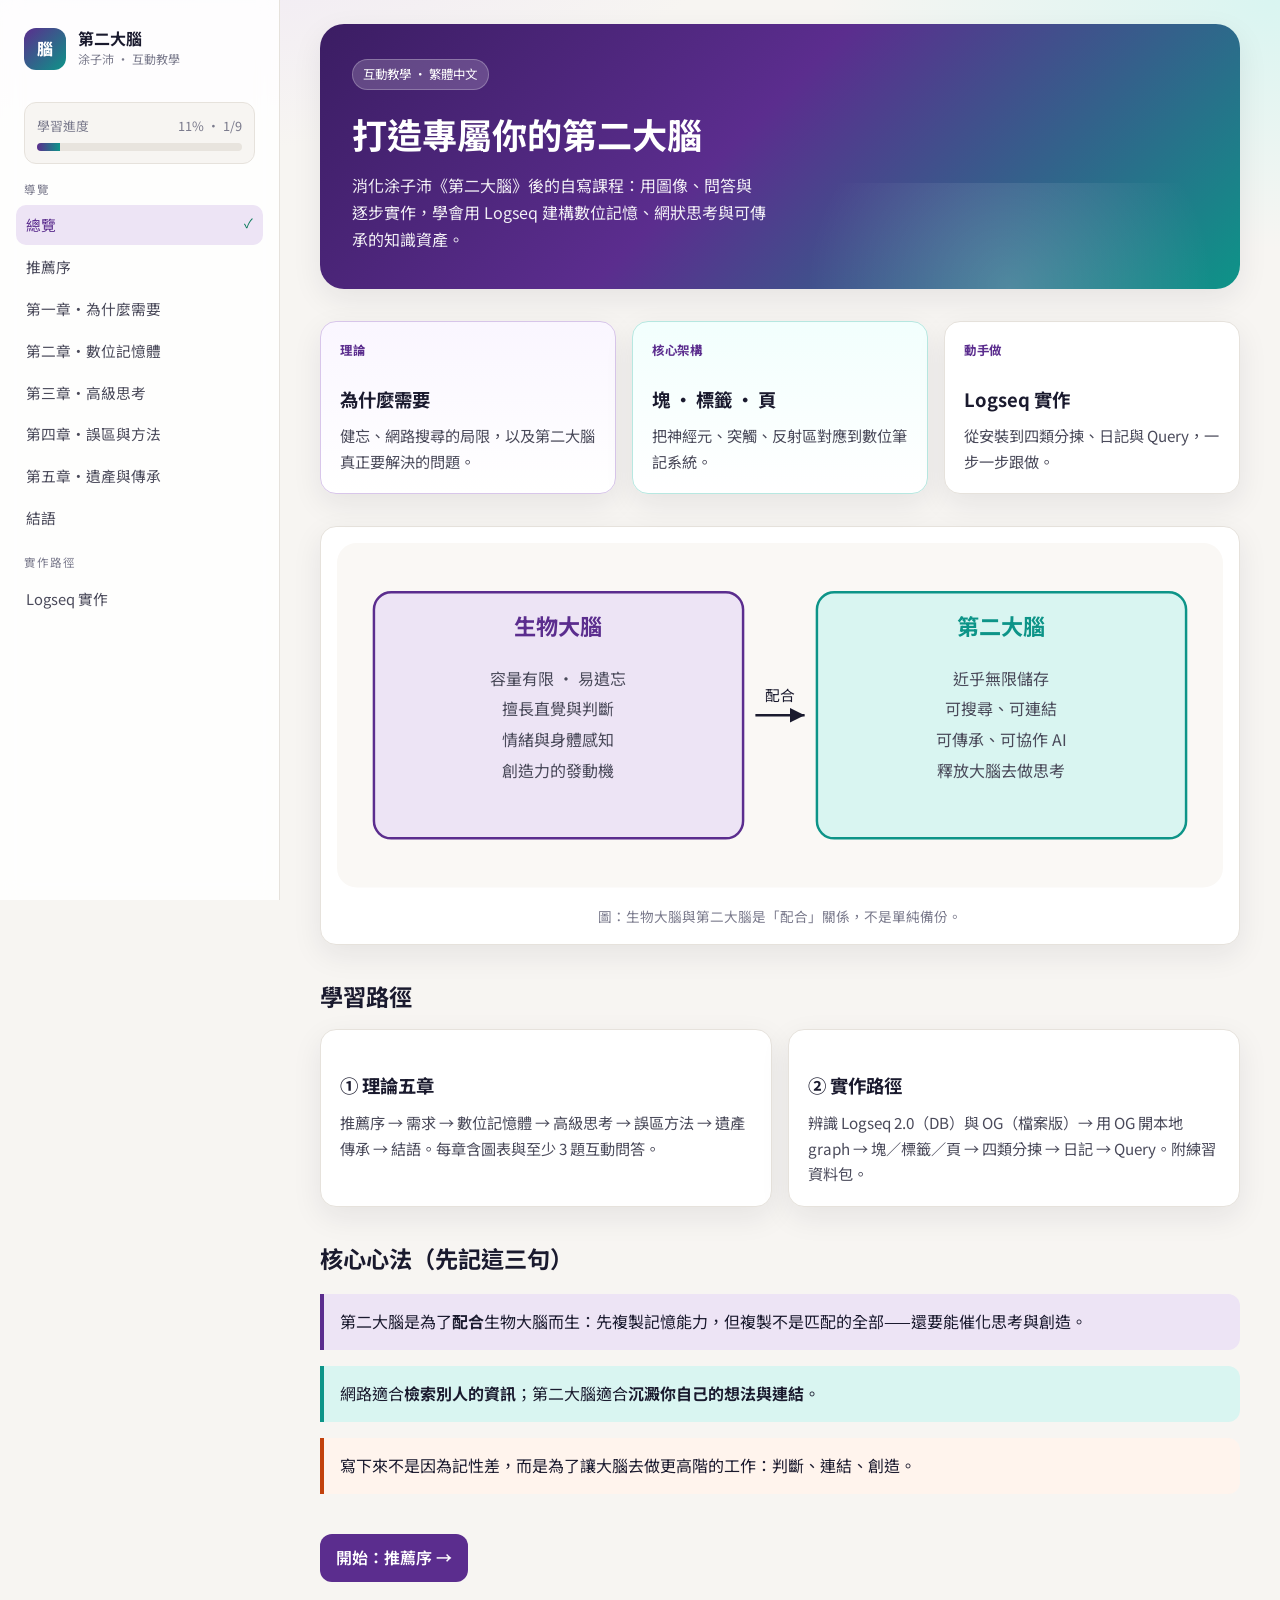
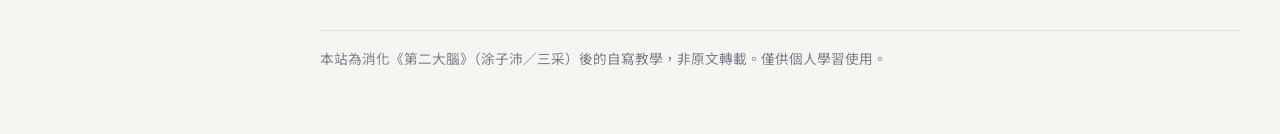
<file: index.html>
<!DOCTYPE html>
<html lang="zh-Hant-MO">
<head>
<meta charset="utf-8"/>
<meta name="viewport" content="width=device-width, initial-scale=1"/>
<title>總覽 · 第二大腦互動教學</title>
<link rel="preconnect" href="https://fonts.googleapis.com"/>
<link rel="stylesheet" href="https://fonts.googleapis.com/css2?family=Noto+Sans+TC:wght@400;500;700;900&family=JetBrains+Mono:wght@400;600&display=swap"/>
<link rel="stylesheet" href="css/styles.css"/>
</head>
<body data-page="index">
<div class="overlay"></div>
<div class="topbar">
  <button class="menu-btn" data-menu type="button">☰ 目錄</button>
  <strong>第二大腦互動教學</strong>
</div>
<div class="layout">
<aside class="sidebar">
  <div class="brand">
    <div class="brand-mark">腦</div>
    <div>
      <h1>第二大腦</h1>
      <p>涂子沛 · 互動教學</p>
    </div>
  </div>
  <div class="progress-wrap">
    <div class="progress-label"><span>學習進度</span><span data-progress-text>0%</span></div>
    <div class="progress-bar"><span data-progress-fill></span></div>
  </div>
  <nav class="nav">
<div class="nav-section">導覽</div>
<a href="index.html" data-page="index">總覽</a>
<a href="chapters/preface.html" data-page="preface">推薦序</a>
<a href="chapters/ch01.html" data-page="ch01">第一章・為什麼需要</a>
<a href="chapters/ch02.html" data-page="ch02">第二章・數位記憶體</a>
<a href="chapters/ch03.html" data-page="ch03">第三章・高級思考</a>
<a href="chapters/ch04.html" data-page="ch04">第四章・誤區與方法</a>
<a href="chapters/ch05.html" data-page="ch05">第五章・遺產與傳承</a>
<a href="chapters/epilogue.html" data-page="epilogue">結語</a>
<div class="nav-section">實作路徑</div>
<a href="practice/index.html" data-page="practice">Logseq 實作</a>
  </nav>
</aside>
<main class="main">
<div class="container">

<section class="hero">
  <div class="badge">互動教學 · 繁體中文</div>
  <h2>打造專屬你的第二大腦</h2>
  <p>消化涂子沛《第二大腦》後的自寫課程：用圖像、問答與逐步實作，學會用 Logseq 建構數位記憶、網狀思考與可傳承的知識資產。</p>
</section>
<section class="grid grid-3 section">
  <a class="card accent" href="chapters/ch01.html" style="text-decoration:none;color:inherit">
    <div class="kicker">理論</div>
    <h3>為什麼需要</h3>
    <p>健忘、網路搜尋的局限，以及第二大腦真正要解決的問題。</p>
  </a>
  <a class="card teal" href="chapters/ch02.html" style="text-decoration:none;color:inherit">
    <div class="kicker">核心架構</div>
    <h3>塊 · 標籤 · 頁</h3>
    <p>把神經元、突觸、反射區對應到數位筆記系統。</p>
  </a>
  <a class="card" href="practice/index.html" style="text-decoration:none;color:inherit">
    <div class="kicker">動手做</div>
    <h3>Logseq 實作</h3>
    <p>從安裝到四類分揀、日記與 Query，一步一步跟做。</p>
  </a>
</section>
<figure class="figure">
<svg viewBox="0 0 720 280" xmlns="http://www.w3.org/2000/svg" role="img" aria-label="生物腦與第二大腦對照">
  <rect width="720" height="280" rx="16" fill="#faf8f5"/>
  <rect x="30" y="40" width="300" height="200" rx="14" fill="#ede4f5" stroke="#5b2d8e" stroke-width="2"/>
  <rect x="390" y="40" width="300" height="200" rx="14" fill="#d9f5f1" stroke="#0d9488" stroke-width="2"/>
  <text x="180" y="75" text-anchor="middle" fill="#5b2d8e" font-size="18" font-weight="700" font-family="Noto Sans TC,sans-serif">生物大腦</text>
  <text x="540" y="75" text-anchor="middle" fill="#0d9488" font-size="18" font-weight="700" font-family="Noto Sans TC,sans-serif">第二大腦</text>
  <text x="180" y="115" text-anchor="middle" fill="#4a4a5a" font-size="13" font-family="Noto Sans TC,sans-serif">容量有限 · 易遺忘</text>
  <text x="180" y="140" text-anchor="middle" fill="#4a4a5a" font-size="13" font-family="Noto Sans TC,sans-serif">擅長直覺與判斷</text>
  <text x="180" y="165" text-anchor="middle" fill="#4a4a5a" font-size="13" font-family="Noto Sans TC,sans-serif">情緒與身體感知</text>
  <text x="180" y="190" text-anchor="middle" fill="#4a4a5a" font-size="13" font-family="Noto Sans TC,sans-serif">創造力的發動機</text>
  <text x="540" y="115" text-anchor="middle" fill="#4a4a5a" font-size="13" font-family="Noto Sans TC,sans-serif">近乎無限儲存</text>
  <text x="540" y="140" text-anchor="middle" fill="#4a4a5a" font-size="13" font-family="Noto Sans TC,sans-serif">可搜尋、可連結</text>
  <text x="540" y="165" text-anchor="middle" fill="#4a4a5a" font-size="13" font-family="Noto Sans TC,sans-serif">可傳承、可協作 AI</text>
  <text x="540" y="190" text-anchor="middle" fill="#4a4a5a" font-size="13" font-family="Noto Sans TC,sans-serif">釋放大腦去做思考</text>
  <path d="M340 140 H380" stroke="#1a1a2e" stroke-width="2" marker-end="url(#arrow)"/>
  <defs><marker id="arrow" markerWidth="8" markerHeight="8" refX="6" refY="3" orient="auto"><path d="M0,0 L6,3 L0,6 Z" fill="#1a1a2e"/></marker></defs>
  <text x="360" y="128" text-anchor="middle" fill="#1a1a2e" font-size="12" font-family="Noto Sans TC,sans-serif">配合</text>
</svg>
<figcaption>圖：生物大腦與第二大腦是「配合」關係，不是單純備份。</figcaption></figure>
<section class="section">
  <h2>學習路徑</h2>
  <div class="grid grid-2">
    <div class="card"><h3>① 理論五章</h3><p>推薦序 → 需求 → 數位記憶體 → 高級思考 → 誤區方法 → 遺產傳承 → 結語。每章含圖表與至少 3 題互動問答。</p></div>
    <div class="card"><h3>② 實作路徑</h3><p>辨識 Logseq 2.0（DB）與 OG（檔案版）→ 用 OG 開本地 graph → 塊／標籤／頁 → 四類分揀 → 日記 → Query。附練習資料包。</p></div>
  </div>
</section>
<section class="section">
  <h2>核心心法（先記這三句）</h2>
  <div class="callout">第二大腦是為了<strong>配合</strong>生物大腦而生：先複製記憶能力，但複製不是匹配的全部——還要能催化思考與創造。</div>
  <div class="callout teal">網路適合<strong>檢索別人的資訊</strong>；第二大腦適合<strong>沉澱你自己的想法與連結</strong>。</div>
  <div class="callout warn">寫下來不是因為記性差，而是為了讓大腦去做更高階的工作：判斷、連結、創造。</div>
</section>
<p class="pager"><a class="btn" href="chapters/preface.html">開始：推薦序 →</a></p>

<div class="footer-note">本站為消化《第二大腦》（涂子沛／三采）後的自寫教學，非原文轉載。僅供個人學習使用。</div>
</div>
</main>
</div>
<script src="js/app.js"></script>
<script src="js/quiz.js"></script>
</body>
</html>
</file>
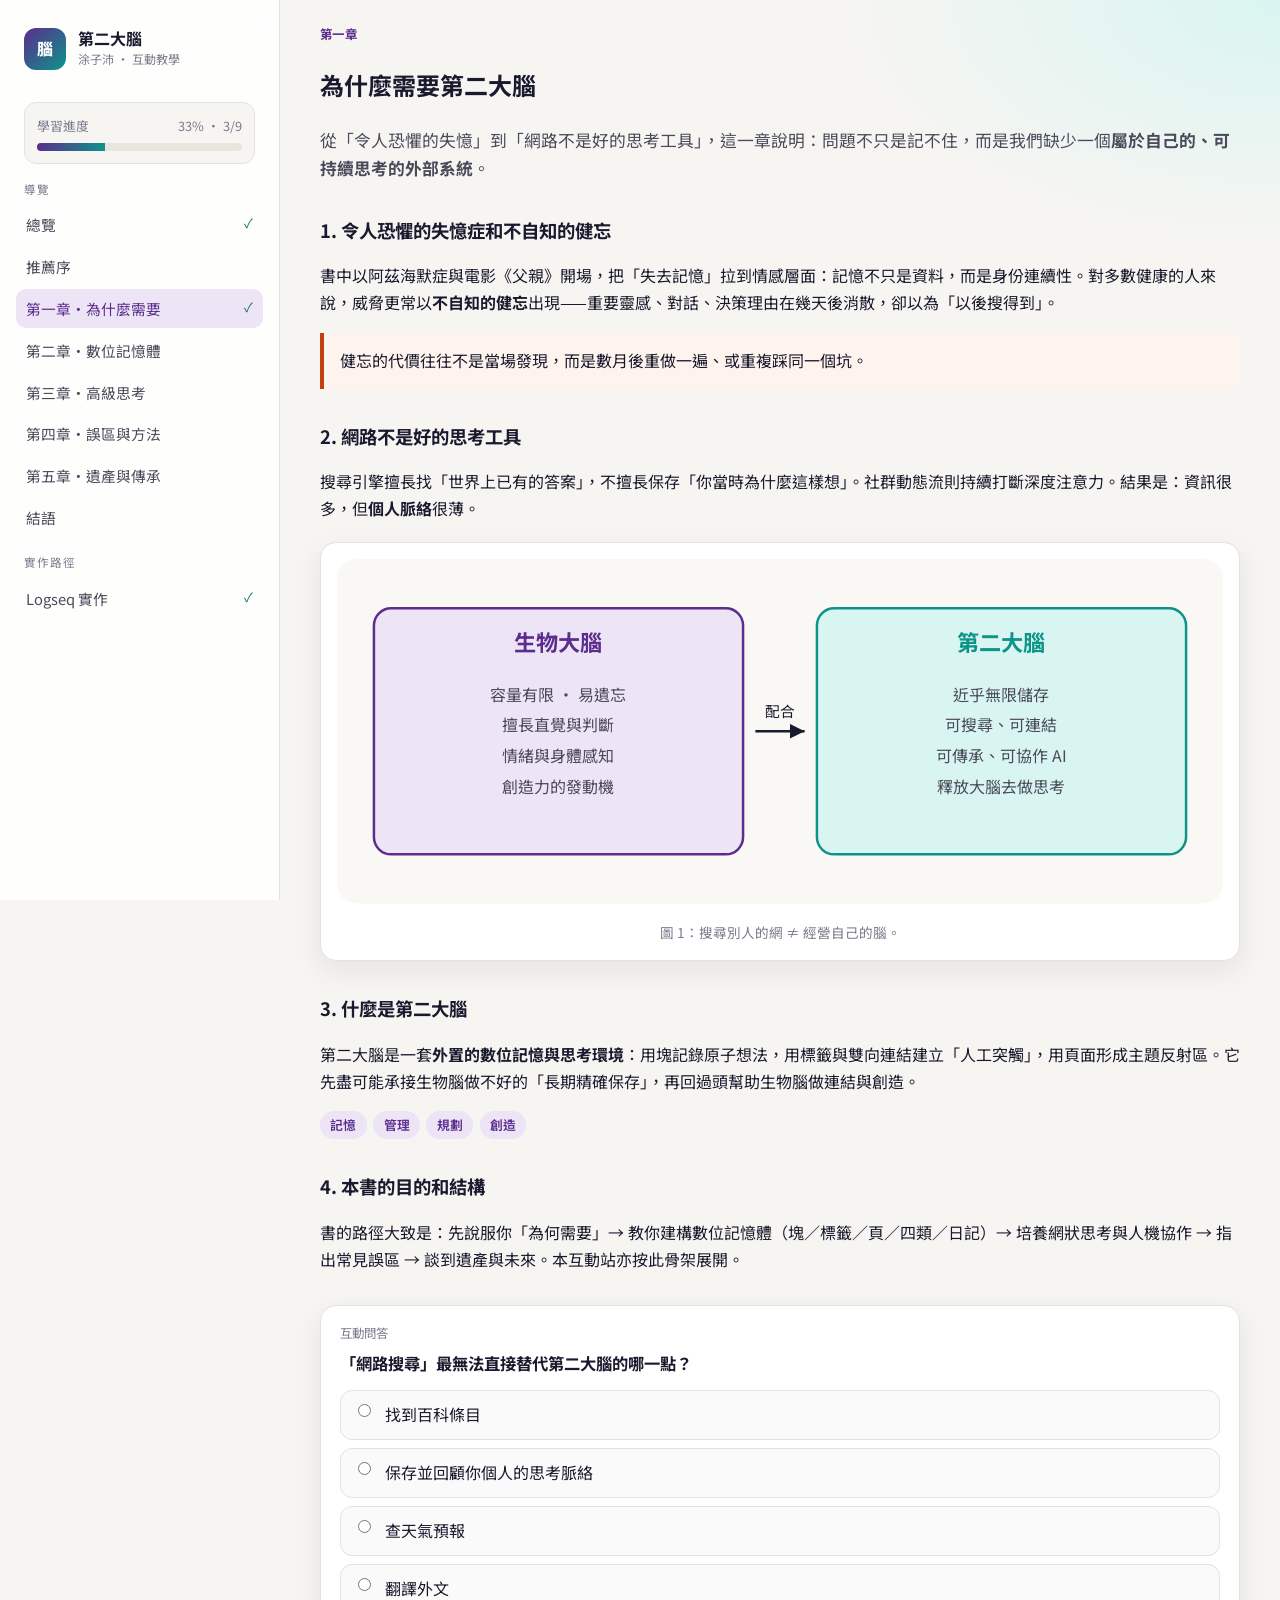
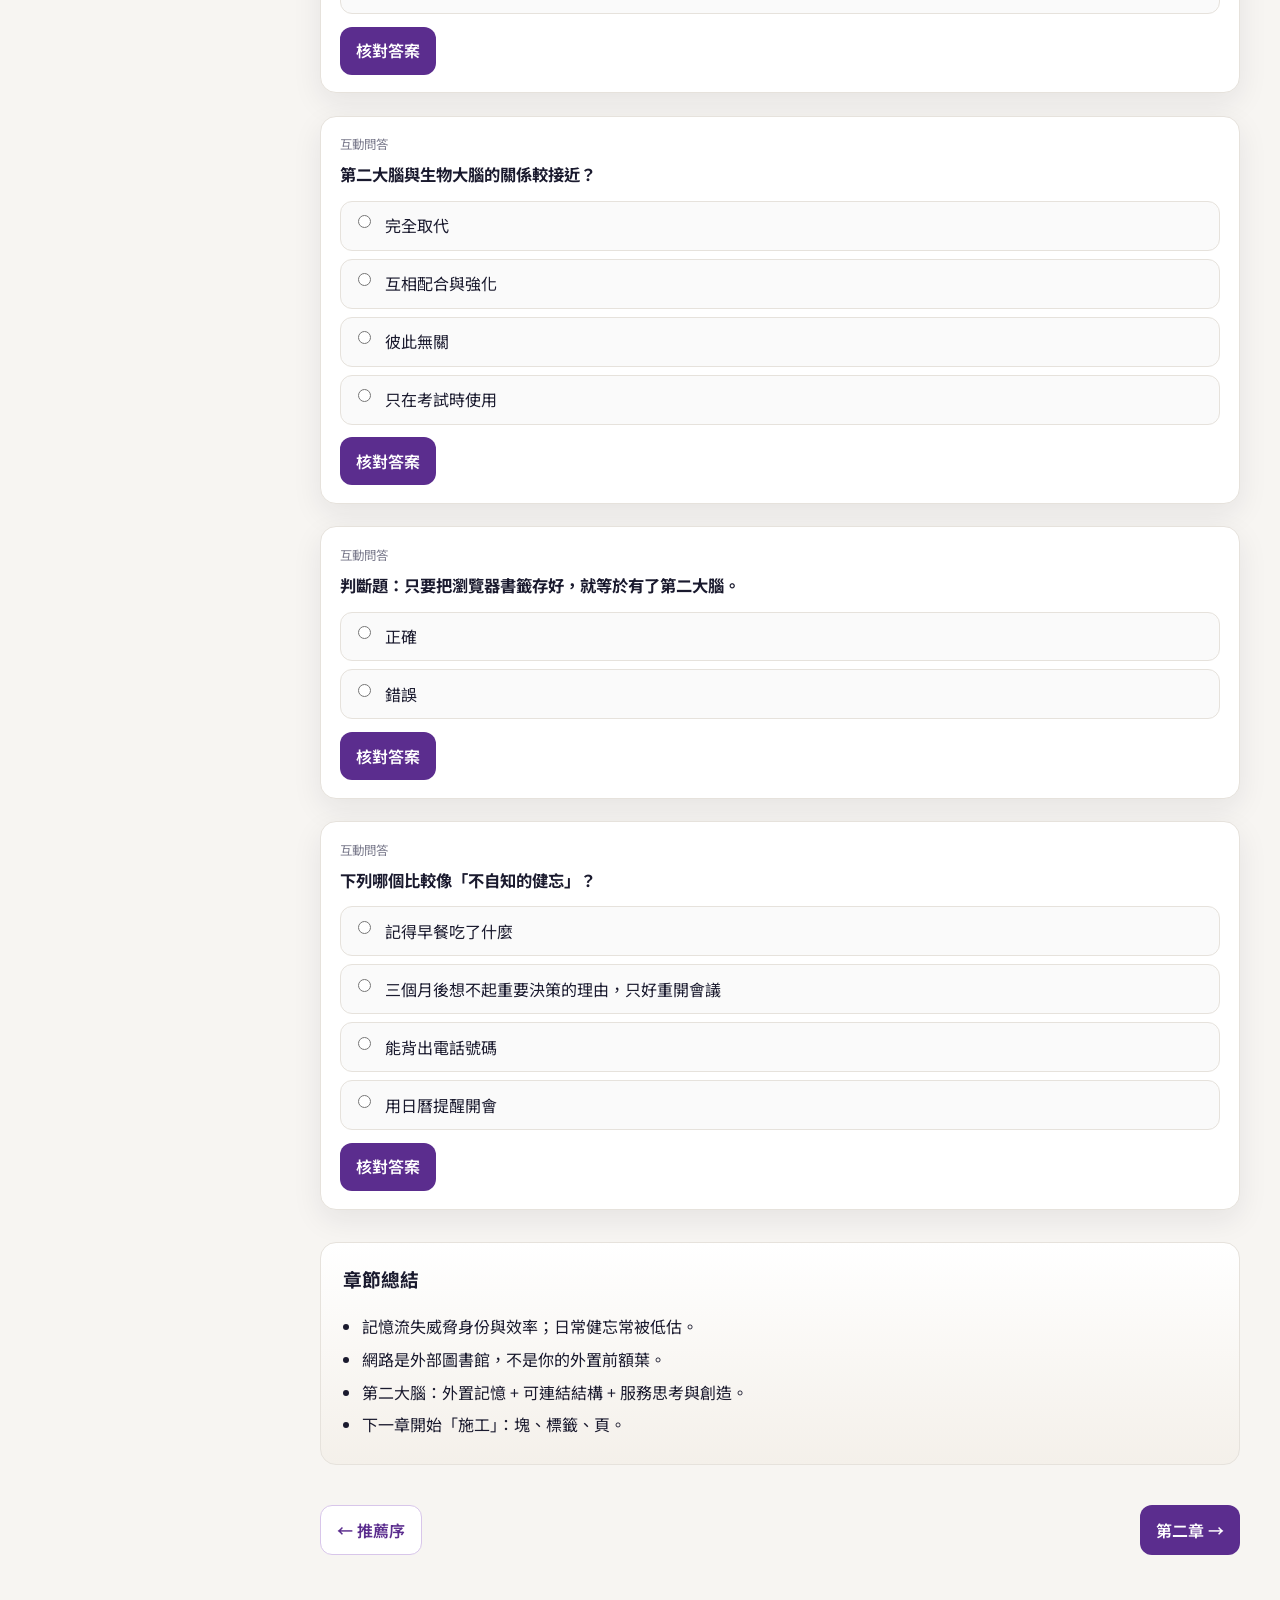
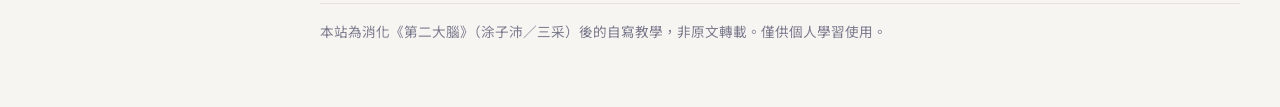
<file: chapters/ch01.html>
<!DOCTYPE html>
<html lang="zh-Hant-MO">
<head>
<meta charset="utf-8"/>
<meta name="viewport" content="width=device-width, initial-scale=1"/>
<title>第一章 · 第二大腦互動教學</title>
<link rel="preconnect" href="https://fonts.googleapis.com"/>
<link rel="stylesheet" href="https://fonts.googleapis.com/css2?family=Noto+Sans+TC:wght@400;500;700;900&family=JetBrains+Mono:wght@400;600&display=swap"/>
<link rel="stylesheet" href="../css/styles.css"/>
</head>
<body data-page="ch01">
<div class="overlay"></div>
<div class="topbar">
  <button class="menu-btn" data-menu type="button">☰ 目錄</button>
  <strong>第二大腦互動教學</strong>
</div>
<div class="layout">
<aside class="sidebar">
  <div class="brand">
    <div class="brand-mark">腦</div>
    <div>
      <h1>第二大腦</h1>
      <p>涂子沛 · 互動教學</p>
    </div>
  </div>
  <div class="progress-wrap">
    <div class="progress-label"><span>學習進度</span><span data-progress-text>0%</span></div>
    <div class="progress-bar"><span data-progress-fill></span></div>
  </div>
  <nav class="nav">
<div class="nav-section">導覽</div>
<a href="../index.html" data-page="index">總覽</a>
<a href="preface.html" data-page="preface">推薦序</a>
<a href="ch01.html" data-page="ch01">第一章・為什麼需要</a>
<a href="ch02.html" data-page="ch02">第二章・數位記憶體</a>
<a href="ch03.html" data-page="ch03">第三章・高級思考</a>
<a href="ch04.html" data-page="ch04">第四章・誤區與方法</a>
<a href="ch05.html" data-page="ch05">第五章・遺產與傳承</a>
<a href="epilogue.html" data-page="epilogue">結語</a>
<div class="nav-section">實作路徑</div>
<a href="../practice/index.html" data-page="practice">Logseq 實作</a>
  </nav>
</aside>
<main class="main">
<div class="container">

<div class="kicker">第一章</div>
<h2>為什麼需要第二大腦</h2>
<p class="lead">從「令人恐懼的失憶」到「網路不是好的思考工具」，這一章說明：問題不只是記不住，而是我們缺少一個<strong>屬於自己的、可持續思考的外部系統</strong>。</p>

<section class="section">
  <h3>1. 令人恐懼的失憶症和不自知的健忘</h3>
  <p>書中以阿茲海默症與電影《父親》開場，把「失去記憶」拉到情感層面：記憶不只是資料，而是身份連續性。對多數健康的人來說，威脅更常以<strong>不自知的健忘</strong>出現——重要靈感、對話、決策理由在幾天後消散，卻以為「以後搜得到」。</p>
  <div class="callout warn">健忘的代價往往不是當場發現，而是數月後重做一遍、或重複踩同一個坑。</div>
</section>

<section class="section">
  <h3>2. 網路不是好的思考工具</h3>
  <p>搜尋引擎擅長找「世界上已有的答案」，不擅長保存「你當時為什麼這樣想」。社群動態流則持續打斷深度注意力。結果是：資訊很多，但<strong>個人脈絡</strong>很薄。</p>
  <figure class="figure">
<svg viewBox="0 0 720 280" xmlns="http://www.w3.org/2000/svg" role="img" aria-label="生物腦與第二大腦對照">
  <rect width="720" height="280" rx="16" fill="#faf8f5"/>
  <rect x="30" y="40" width="300" height="200" rx="14" fill="#ede4f5" stroke="#5b2d8e" stroke-width="2"/>
  <rect x="390" y="40" width="300" height="200" rx="14" fill="#d9f5f1" stroke="#0d9488" stroke-width="2"/>
  <text x="180" y="75" text-anchor="middle" fill="#5b2d8e" font-size="18" font-weight="700" font-family="Noto Sans TC,sans-serif">生物大腦</text>
  <text x="540" y="75" text-anchor="middle" fill="#0d9488" font-size="18" font-weight="700" font-family="Noto Sans TC,sans-serif">第二大腦</text>
  <text x="180" y="115" text-anchor="middle" fill="#4a4a5a" font-size="13" font-family="Noto Sans TC,sans-serif">容量有限 · 易遺忘</text>
  <text x="180" y="140" text-anchor="middle" fill="#4a4a5a" font-size="13" font-family="Noto Sans TC,sans-serif">擅長直覺與判斷</text>
  <text x="180" y="165" text-anchor="middle" fill="#4a4a5a" font-size="13" font-family="Noto Sans TC,sans-serif">情緒與身體感知</text>
  <text x="180" y="190" text-anchor="middle" fill="#4a4a5a" font-size="13" font-family="Noto Sans TC,sans-serif">創造力的發動機</text>
  <text x="540" y="115" text-anchor="middle" fill="#4a4a5a" font-size="13" font-family="Noto Sans TC,sans-serif">近乎無限儲存</text>
  <text x="540" y="140" text-anchor="middle" fill="#4a4a5a" font-size="13" font-family="Noto Sans TC,sans-serif">可搜尋、可連結</text>
  <text x="540" y="165" text-anchor="middle" fill="#4a4a5a" font-size="13" font-family="Noto Sans TC,sans-serif">可傳承、可協作 AI</text>
  <text x="540" y="190" text-anchor="middle" fill="#4a4a5a" font-size="13" font-family="Noto Sans TC,sans-serif">釋放大腦去做思考</text>
  <path d="M340 140 H380" stroke="#1a1a2e" stroke-width="2" marker-end="url(#arrow)"/>
  <defs><marker id="arrow" markerWidth="8" markerHeight="8" refX="6" refY="3" orient="auto"><path d="M0,0 L6,3 L0,6 Z" fill="#1a1a2e"/></marker></defs>
  <text x="360" y="128" text-anchor="middle" fill="#1a1a2e" font-size="12" font-family="Noto Sans TC,sans-serif">配合</text>
</svg>
<figcaption>圖 1：搜尋別人的網 ≠ 經營自己的腦。</figcaption></figure>
</section>

<section class="section">
  <h3>3. 什麼是第二大腦</h3>
  <p>第二大腦是一套<strong>外置的數位記憶與思考環境</strong>：用塊記錄原子想法，用標籤與雙向連結建立「人工突觸」，用頁面形成主題反射區。它先盡可能承接生物腦做不好的「長期精確保存」，再回過頭幫助生物腦做連結與創造。</p>
  <div class="chip-row"><span class="chip">記憶</span><span class="chip">管理</span><span class="chip">規劃</span><span class="chip">創造</span></div>
</section>

<section class="section">
  <h3>4. 本書的目的和結構</h3>
  <p>書的路徑大致是：先說服你「為何需要」→ 教你建構數位記憶體（塊／標籤／頁／四類／日記）→ 培養網狀思考與人機協作 → 指出常見誤區 → 談到遺產與未來。本互動站亦按此骨架展開。</p>
</section>


<div class="quiz" data-quiz="q1_1" data-answer="b" data-ok="對。個人脈絡與決策理由，搜尋引擎通常沒有。" data-bad="想想：誰保存「你當時怎麼想」？">
  <div class="q-meta">互動問答</div>
  <h4>「網路搜尋」最無法直接替代第二大腦的哪一點？</h4>
  <div class="options"><label><input type="radio" name="q1_1" value="a"/> <span>找到百科條目</span></label>
<label><input type="radio" name="q1_1" value="b"/> <span>保存並回顧你個人的思考脈絡</span></label>
<label><input type="radio" name="q1_1" value="c"/> <span>查天氣預報</span></label>
<label><input type="radio" name="q1_1" value="d"/> <span>翻譯外文</span></label></div>
  <p style="margin:.8rem 0 0"><button class="btn" type="button" data-check>核對答案</button></p>
  <div class="feedback"></div>
</div>


<div class="quiz" data-quiz="q1_2" data-answer="b" data-ok="正確：配合，而不是取代。" data-bad="回到封面與導言：配合／匹配。">
  <div class="q-meta">互動問答</div>
  <h4>第二大腦與生物大腦的關係較接近？</h4>
  <div class="options"><label><input type="radio" name="q1_2" value="a"/> <span>完全取代</span></label>
<label><input type="radio" name="q1_2" value="b"/> <span>互相配合與強化</span></label>
<label><input type="radio" name="q1_2" value="c"/> <span>彼此無關</span></label>
<label><input type="radio" name="q1_2" value="d"/> <span>只在考試時使用</span></label></div>
  <p style="margin:.8rem 0 0"><button class="btn" type="button" data-check>核對答案</button></p>
  <div class="feedback"></div>
</div>


<div class="quiz" data-quiz="q1_3" data-answer="b" data-ok="錯誤。書籤缺少塊級思考、雙向連結與個人化整理。" data-bad="第二大腦強調可連結的個人知識結構。">
  <div class="q-meta">互動問答</div>
  <h4>判斷題：只要把瀏覽器書籤存好，就等於有了第二大腦。</h4>
  <div class="options"><label><input type="radio" name="q1_3" value="a"/> <span>正確</span></label>
<label><input type="radio" name="q1_3" value="b"/> <span>錯誤</span></label></div>
  <p style="margin:.8rem 0 0"><button class="btn" type="button" data-check>核對答案</button></p>
  <div class="feedback"></div>
</div>


<div class="quiz" data-quiz="q1_4" data-answer="b" data-ok="對——事後才付出重做成本，正是隱性健忘。" data-bad="重點在「以為記得／以為以後找得到」。">
  <div class="q-meta">互動問答</div>
  <h4>下列哪個比較像「不自知的健忘」？</h4>
  <div class="options"><label><input type="radio" name="q1_4" value="a"/> <span>記得早餐吃了什麼</span></label>
<label><input type="radio" name="q1_4" value="b"/> <span>三個月後想不起重要決策的理由，只好重開會議</span></label>
<label><input type="radio" name="q1_4" value="c"/> <span>能背出電話號碼</span></label>
<label><input type="radio" name="q1_4" value="d"/> <span>用日曆提醒開會</span></label></div>
  <p style="margin:.8rem 0 0"><button class="btn" type="button" data-check>核對答案</button></p>
  <div class="feedback"></div>
</div>


<div class="summary"><h3>章節總結</h3><ul>
<li>記憶流失威脅身份與效率；日常健忘常被低估。</li>
<li>網路是外部圖書館，不是你的外置前額葉。</li>
<li>第二大腦：外置記憶 + 可連結結構 + 服務思考與創造。</li>
<li>下一章開始「施工」：塊、標籤、頁。</li>
</ul></div>
<p class="pager"><a class="btn ghost" href="preface.html">← 推薦序</a><a class="btn" href="ch02.html">第二章 →</a></p>

<div class="footer-note">本站為消化《第二大腦》（涂子沛／三采）後的自寫教學，非原文轉載。僅供個人學習使用。</div>
</div>
</main>
</div>
<script src="../js/app.js"></script>
<script src="../js/quiz.js"></script>
</body>
</html>
</file>
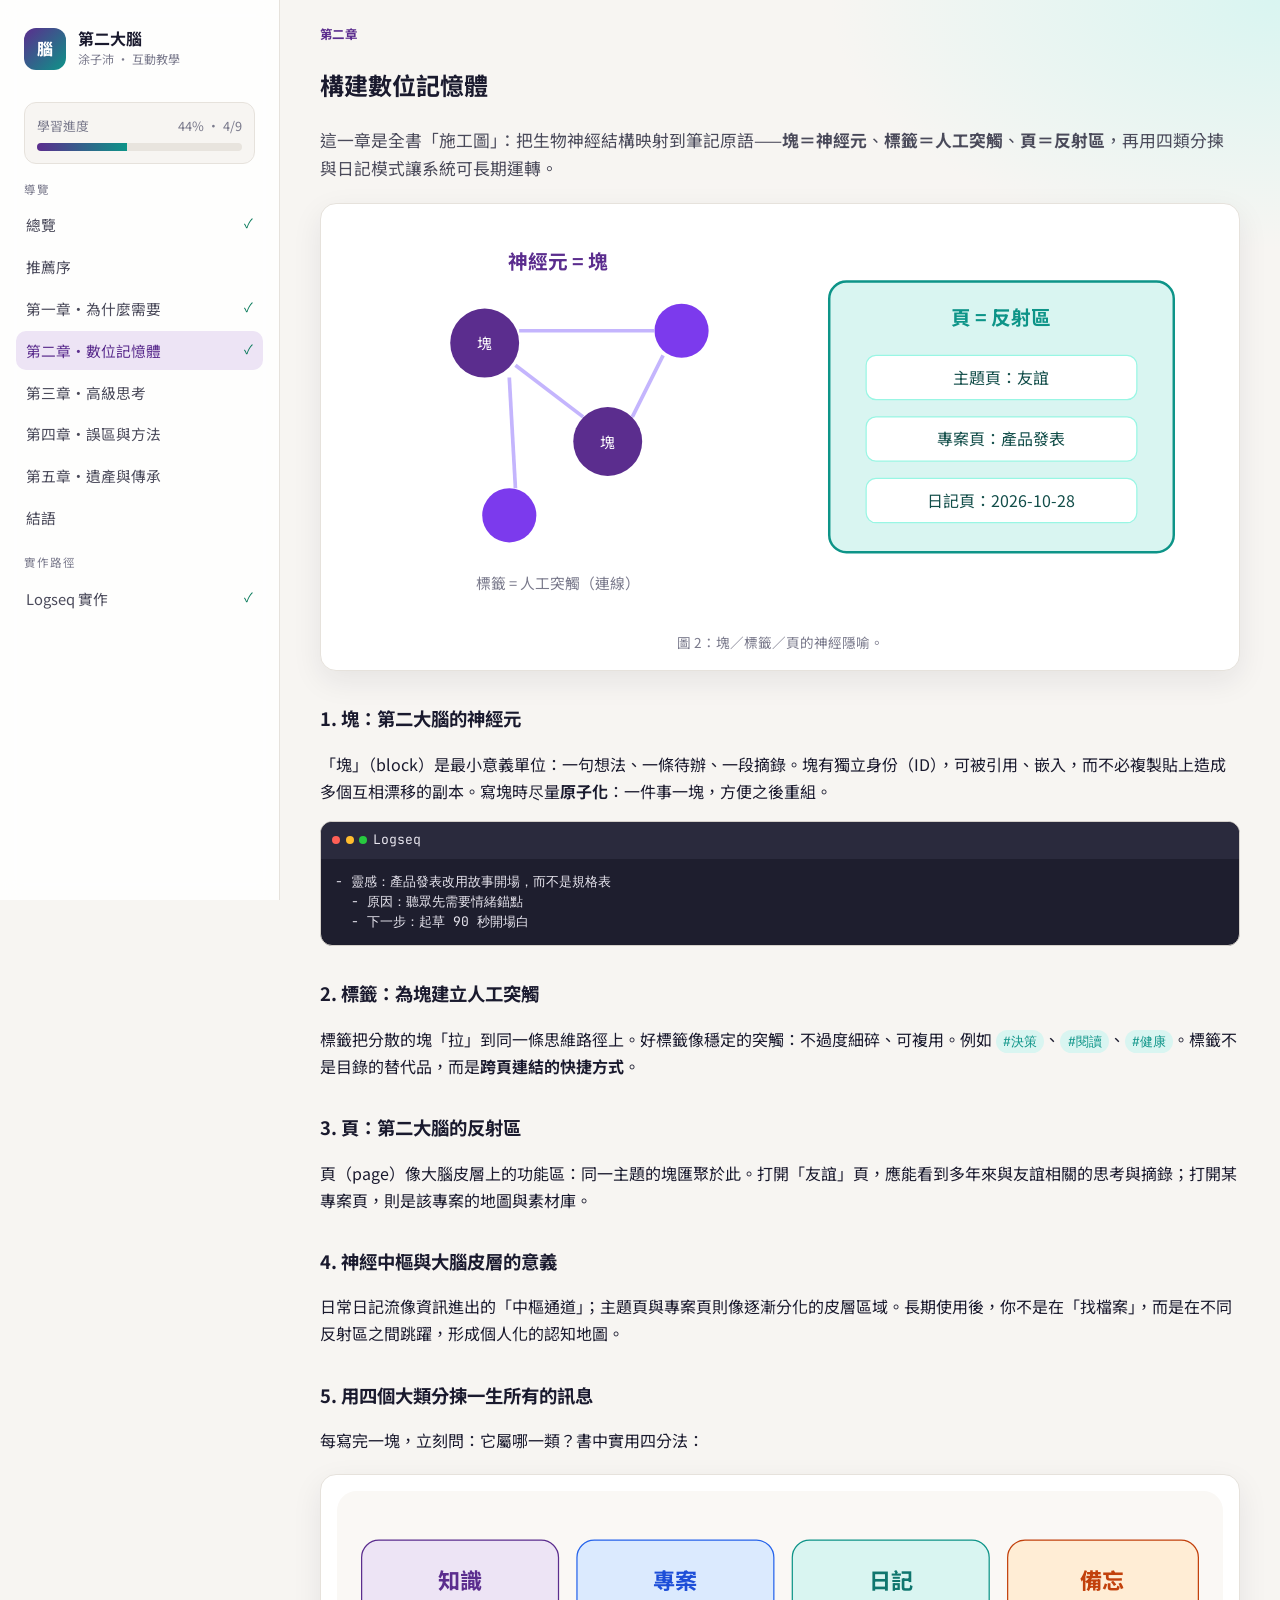
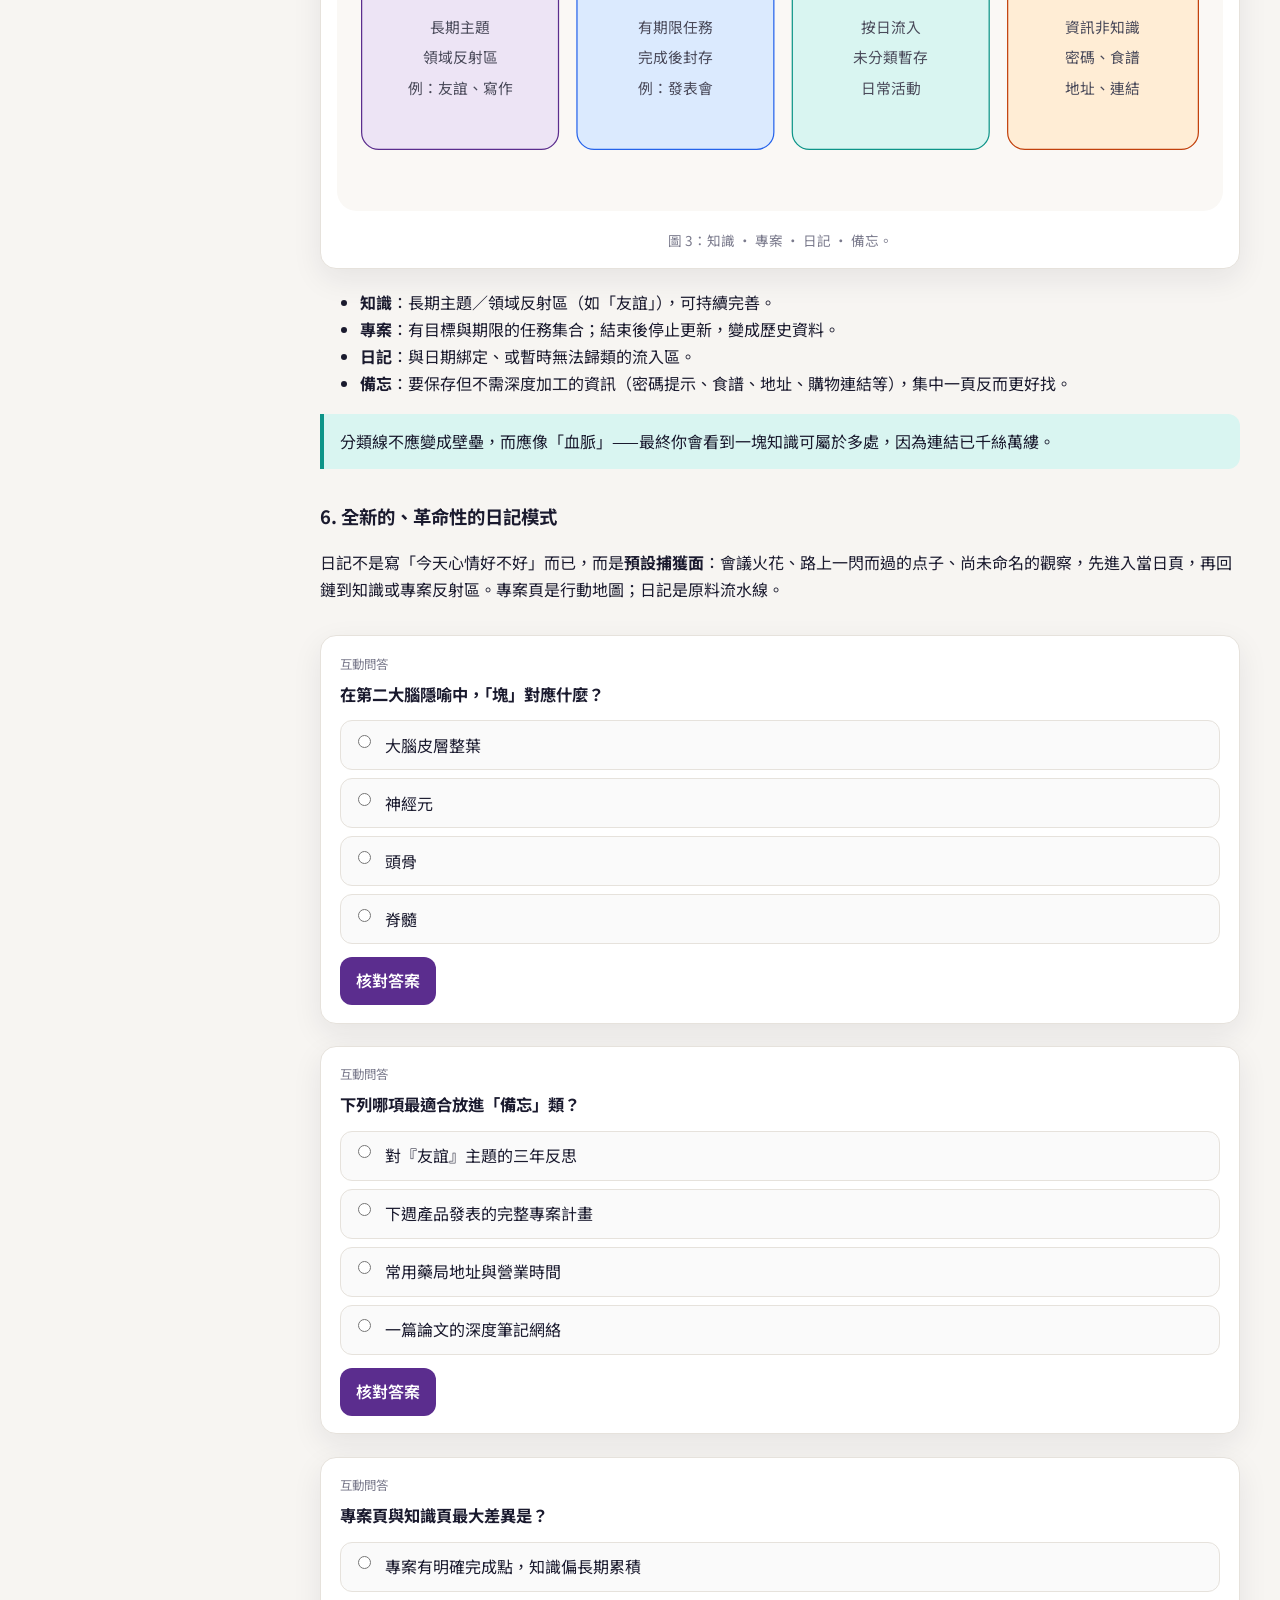
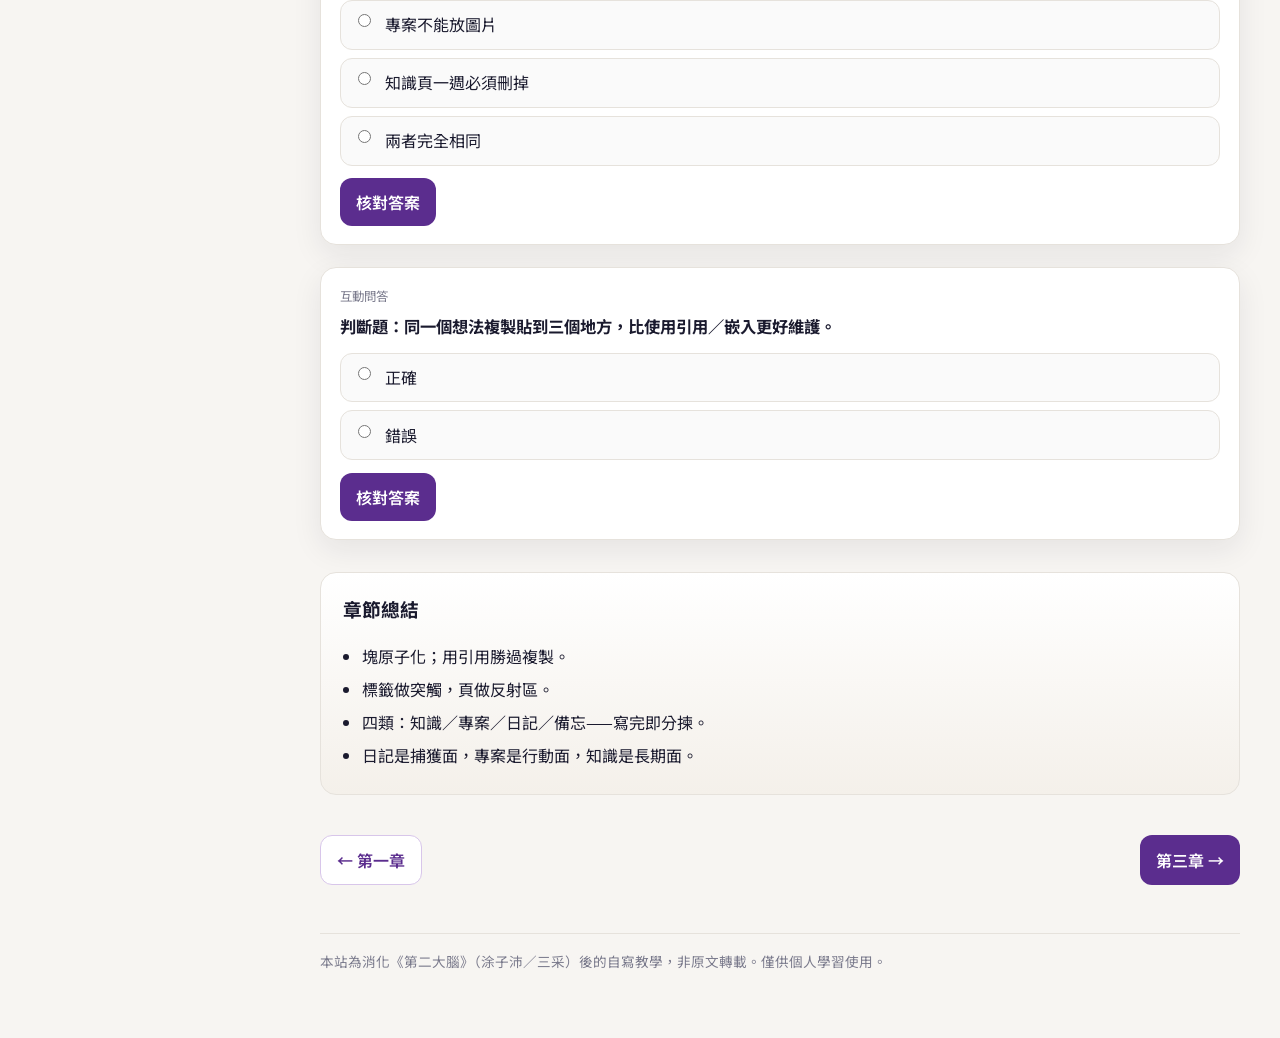
<file: chapters/ch02.html>
<!DOCTYPE html>
<html lang="zh-Hant-MO">
<head>
<meta charset="utf-8"/>
<meta name="viewport" content="width=device-width, initial-scale=1"/>
<title>第二章 · 第二大腦互動教學</title>
<link rel="preconnect" href="https://fonts.googleapis.com"/>
<link rel="stylesheet" href="https://fonts.googleapis.com/css2?family=Noto+Sans+TC:wght@400;500;700;900&family=JetBrains+Mono:wght@400;600&display=swap"/>
<link rel="stylesheet" href="../css/styles.css"/>
</head>
<body data-page="ch02">
<div class="overlay"></div>
<div class="topbar">
  <button class="menu-btn" data-menu type="button">☰ 目錄</button>
  <strong>第二大腦互動教學</strong>
</div>
<div class="layout">
<aside class="sidebar">
  <div class="brand">
    <div class="brand-mark">腦</div>
    <div>
      <h1>第二大腦</h1>
      <p>涂子沛 · 互動教學</p>
    </div>
  </div>
  <div class="progress-wrap">
    <div class="progress-label"><span>學習進度</span><span data-progress-text>0%</span></div>
    <div class="progress-bar"><span data-progress-fill></span></div>
  </div>
  <nav class="nav">
<div class="nav-section">導覽</div>
<a href="../index.html" data-page="index">總覽</a>
<a href="preface.html" data-page="preface">推薦序</a>
<a href="ch01.html" data-page="ch01">第一章・為什麼需要</a>
<a href="ch02.html" data-page="ch02">第二章・數位記憶體</a>
<a href="ch03.html" data-page="ch03">第三章・高級思考</a>
<a href="ch04.html" data-page="ch04">第四章・誤區與方法</a>
<a href="ch05.html" data-page="ch05">第五章・遺產與傳承</a>
<a href="epilogue.html" data-page="epilogue">結語</a>
<div class="nav-section">實作路徑</div>
<a href="../practice/index.html" data-page="practice">Logseq 實作</a>
  </nav>
</aside>
<main class="main">
<div class="container">

<div class="kicker">第二章</div>
<h2>構建數位記憶體</h2>
<p class="lead">這一章是全書「施工圖」：把生物神經結構映射到筆記原語——<strong>塊＝神經元</strong>、<strong>標籤＝人工突觸</strong>、<strong>頁＝反射區</strong>，再用四類分揀與日記模式讓系統可長期運轉。</p>

<figure class="figure">
<svg viewBox="0 0 720 320" xmlns="http://www.w3.org/2000/svg" role="img" aria-label="塊標籤頁對應神經結構">
  <rect width="720" height="320" rx="16" fill="#fff"/>
  <!-- neurons / blocks -->
  <circle cx="120" cy="100" r="28" fill="#5b2d8e"/>
  <circle cx="220" cy="180" r="28" fill="#5b2d8e"/>
  <circle cx="140" cy="240" r="22" fill="#7c3aed"/>
  <circle cx="280" cy="90" r="22" fill="#7c3aed"/>
  <line x1="145" y1="118" x2="200" y2="160" stroke="#c4b5fd" stroke-width="3"/>
  <line x1="140" y1="128" x2="145" y2="218" stroke="#c4b5fd" stroke-width="3"/>
  <line x1="148" y1="90" x2="258" y2="90" stroke="#c4b5fd" stroke-width="3"/>
  <line x1="240" y1="160" x2="265" y2="110" stroke="#c4b5fd" stroke-width="3"/>
  <text x="120" y="105" text-anchor="middle" fill="#fff" font-size="12" font-family="Noto Sans TC,sans-serif">塊</text>
  <text x="220" y="185" text-anchor="middle" fill="#fff" font-size="12" font-family="Noto Sans TC,sans-serif">塊</text>
  <text x="180" y="40" text-anchor="middle" fill="#5b2d8e" font-size="16" font-weight="700" font-family="Noto Sans TC,sans-serif">神經元 = 塊</text>
  <text x="180" y="300" text-anchor="middle" fill="#7a7a8c" font-size="12" font-family="Noto Sans TC,sans-serif">標籤 = 人工突觸（連線）</text>
  <!-- page / cortex -->
  <rect x="400" y="50" width="280" height="220" rx="14" fill="#d9f5f1" stroke="#0d9488" stroke-width="2"/>
  <text x="540" y="85" text-anchor="middle" fill="#0d9488" font-size="16" font-weight="700" font-family="Noto Sans TC,sans-serif">頁 = 反射區</text>
  <rect x="430" y="110" width="220" height="36" rx="8" fill="#fff" stroke="#99f6e4"/>
  <rect x="430" y="160" width="220" height="36" rx="8" fill="#fff" stroke="#99f6e4"/>
  <rect x="430" y="210" width="220" height="36" rx="8" fill="#fff" stroke="#99f6e4"/>
  <text x="540" y="133" text-anchor="middle" fill="#134e4a" font-size="13" font-family="Noto Sans TC,sans-serif">主題頁：友誼</text>
  <text x="540" y="183" text-anchor="middle" fill="#134e4a" font-size="13" font-family="Noto Sans TC,sans-serif">專案頁：產品發表</text>
  <text x="540" y="233" text-anchor="middle" fill="#134e4a" font-size="13" font-family="Noto Sans TC,sans-serif">日記頁：2026-10-28</text>
</svg>
<figcaption>圖 2：塊／標籤／頁的神經隱喻。</figcaption></figure>

<section class="section">
  <h3>1. 塊：第二大腦的神經元</h3>
  <p>「塊」（block）是最小意義單位：一句想法、一條待辦、一段摘錄。塊有獨立身份（ID），可被引用、嵌入，而不必複製貼上造成多個互相漂移的副本。寫塊時尽量<strong>原子化</strong>：一件事一塊，方便之後重組。</p>
  <div class="mock-ui"><div class="bar"><span class="dot"></span><span class="dot"></span><span class="dot"></span> Logseq</div>
  <div class="body">- 靈感：產品發表改用故事開場，而不是規格表
  - 原因：聽眾先需要情緒錨點
  - 下一步：起草 90 秒開場白</div></div>
</section>

<section class="section">
  <h3>2. 標籤：為塊建立人工突觸</h3>
  <p>標籤把分散的塊「拉」到同一條思維路徑上。好標籤像穩定的突觸：不過度細碎、可複用。例如 <span class="mono tag">#決策</span>、<span class="mono tag">#閱讀</span>、<span class="mono tag">#健康</span>。標籤不是目錄的替代品，而是<strong>跨頁連結的快捷方式</strong>。</p>
</section>

<section class="section">
  <h3>3. 頁：第二大腦的反射區</h3>
  <p>頁（page）像大腦皮層上的功能區：同一主題的塊匯聚於此。打開「友誼」頁，應能看到多年來與友誼相關的思考與摘錄；打開某專案頁，則是該專案的地圖與素材庫。</p>
</section>

<section class="section">
  <h3>4. 神經中樞與大腦皮層的意義</h3>
  <p>日常日記流像資訊進出的「中樞通道」；主題頁與專案頁則像逐漸分化的皮層區域。長期使用後，你不是在「找檔案」，而是在不同反射區之間跳躍，形成個人化的認知地圖。</p>
</section>

<section class="section">
  <h3>5. 用四個大類分揀一生所有的訊息</h3>
  <p>每寫完一塊，立刻問：它屬哪一類？書中實用四分法：</p>
  <figure class="figure">
<svg viewBox="0 0 720 260" xmlns="http://www.w3.org/2000/svg" role="img" aria-label="四類資訊分揀">
  <rect width="720" height="260" rx="16" fill="#faf8f5"/>
  <g font-family="Noto Sans TC,sans-serif">
    <rect x="20" y="40" width="160" height="170" rx="14" fill="#ede4f5" stroke="#5b2d8e"/>
    <text x="100" y="80" text-anchor="middle" fill="#5b2d8e" font-size="18" font-weight="700">知識</text>
    <text x="100" y="115" text-anchor="middle" fill="#4a4a5a" font-size="12">長期主題</text>
    <text x="100" y="140" text-anchor="middle" fill="#4a4a5a" font-size="12">領域反射區</text>
    <text x="100" y="165" text-anchor="middle" fill="#4a4a5a" font-size="12">例：友誼、寫作</text>

    <rect x="195" y="40" width="160" height="170" rx="14" fill="#dbeafe" stroke="#2563eb"/>
    <text x="275" y="80" text-anchor="middle" fill="#1d4ed8" font-size="18" font-weight="700">專案</text>
    <text x="275" y="115" text-anchor="middle" fill="#4a4a5a" font-size="12">有期限任務</text>
    <text x="275" y="140" text-anchor="middle" fill="#4a4a5a" font-size="12">完成後封存</text>
    <text x="275" y="165" text-anchor="middle" fill="#4a4a5a" font-size="12">例：發表會</text>

    <rect x="370" y="40" width="160" height="170" rx="14" fill="#d9f5f1" stroke="#0d9488"/>
    <text x="450" y="80" text-anchor="middle" fill="#0f766e" font-size="18" font-weight="700">日記</text>
    <text x="450" y="115" text-anchor="middle" fill="#4a4a5a" font-size="12">按日流入</text>
    <text x="450" y="140" text-anchor="middle" fill="#4a4a5a" font-size="12">未分類暫存</text>
    <text x="450" y="165" text-anchor="middle" fill="#4a4a5a" font-size="12">日常活動</text>

    <rect x="545" y="40" width="155" height="170" rx="14" fill="#ffedd5" stroke="#c2410c"/>
    <text x="622" y="80" text-anchor="middle" fill="#c2410c" font-size="18" font-weight="700">備忘</text>
    <text x="622" y="115" text-anchor="middle" fill="#4a4a5a" font-size="12">資訊非知識</text>
    <text x="622" y="140" text-anchor="middle" fill="#4a4a5a" font-size="12">密碼、食譜</text>
    <text x="622" y="165" text-anchor="middle" fill="#4a4a5a" font-size="12">地址、連結</text>
  </g>
</svg>
<figcaption>圖 3：知識 · 專案 · 日記 · 備忘。</figcaption></figure>
  <ul>
    <li><strong>知識</strong>：長期主題／領域反射區（如「友誼」），可持續完善。</li>
    <li><strong>專案</strong>：有目標與期限的任務集合；結束後停止更新，變成歷史資料。</li>
    <li><strong>日記</strong>：與日期綁定、或暫時無法歸類的流入區。</li>
    <li><strong>備忘</strong>：要保存但不需深度加工的資訊（密碼提示、食譜、地址、購物連結等），集中一頁反而更好找。</li>
  </ul>
  <div class="callout teal">分類線不應變成壁壘，而應像「血脈」——最終你會看到一塊知識可屬於多處，因為連結已千絲萬縷。</div>
</section>

<section class="section">
  <h3>6. 全新的、革命性的日記模式</h3>
  <p>日記不是寫「今天心情好不好」而已，而是<strong>預設捕獲面</strong>：會議火花、路上一閃而過的点子、尚未命名的觀察，先進入當日頁，再回鏈到知識或專案反射區。專案頁是行動地圖；日記是原料流水線。</p>
</section>


<div class="quiz" data-quiz="q2_1" data-answer="b" data-ok="對：塊是基本處理單位，如同神經元。" data-bad="回想：塊＝神經元。">
  <div class="q-meta">互動問答</div>
  <h4>在第二大腦隱喻中，「塊」對應什麼？</h4>
  <div class="options"><label><input type="radio" name="q2_1" value="a"/> <span>大腦皮層整葉</span></label>
<label><input type="radio" name="q2_1" value="b"/> <span>神經元</span></label>
<label><input type="radio" name="q2_1" value="c"/> <span>頭骨</span></label>
<label><input type="radio" name="q2_1" value="d"/> <span>脊髓</span></label></div>
  <p style="margin:.8rem 0 0"><button class="btn" type="button" data-check>核對答案</button></p>
  <div class="feedback"></div>
</div>


<div class="quiz" data-quiz="q2_2" data-answer="c" data-ok="對。備忘是『資訊』導向、低加工、要好找。" data-bad="備忘例：地址、食譜、連結、卡片掃描。">
  <div class="q-meta">互動問答</div>
  <h4>下列哪項最適合放進「備忘」類？</h4>
  <div class="options"><label><input type="radio" name="q2_2" value="a"/> <span>對『友誼』主題的三年反思</span></label>
<label><input type="radio" name="q2_2" value="b"/> <span>下週產品發表的完整專案計畫</span></label>
<label><input type="radio" name="q2_2" value="c"/> <span>常用藥局地址與營業時間</span></label>
<label><input type="radio" name="q2_2" value="d"/> <span>一篇論文的深度筆記網絡</span></label></div>
  <p style="margin:.8rem 0 0"><button class="btn" type="button" data-check>核對答案</button></p>
  <div class="feedback"></div>
</div>


<div class="quiz" data-quiz="q2_3" data-answer="a" data-ok="正確。專案會結束並封存；知識可持續。" data-bad="想想『發表會』vs『友誼』。">
  <div class="q-meta">互動問答</div>
  <h4>專案頁與知識頁最大差異是？</h4>
  <div class="options"><label><input type="radio" name="q2_3" value="a"/> <span>專案有明確完成點，知識偏長期累積</span></label>
<label><input type="radio" name="q2_3" value="b"/> <span>專案不能放圖片</span></label>
<label><input type="radio" name="q2_3" value="c"/> <span>知識頁一週必須刪掉</span></label>
<label><input type="radio" name="q2_3" value="d"/> <span>兩者完全相同</span></label></div>
  <p style="margin:.8rem 0 0"><button class="btn" type="button" data-check>核對答案</button></p>
  <div class="feedback"></div>
</div>


<div class="quiz" data-quiz="q2_4" data-answer="b" data-ok="錯誤。多副本會漂移；引用／嵌入保持單一真相來源。" data-bad="書中強調避免臃腫與不同步。">
  <div class="q-meta">互動問答</div>
  <h4>判斷題：同一個想法複製貼到三個地方，比使用引用／嵌入更好維護。</h4>
  <div class="options"><label><input type="radio" name="q2_4" value="a"/> <span>正確</span></label>
<label><input type="radio" name="q2_4" value="b"/> <span>錯誤</span></label></div>
  <p style="margin:.8rem 0 0"><button class="btn" type="button" data-check>核對答案</button></p>
  <div class="feedback"></div>
</div>


<div class="summary"><h3>章節總結</h3><ul>
<li>塊原子化；用引用勝過複製。</li>
<li>標籤做突觸，頁做反射區。</li>
<li>四類：知識／專案／日記／備忘——寫完即分揀。</li>
<li>日記是捕獲面，專案是行動面，知識是長期面。</li>
</ul></div>
<p class="pager"><a class="btn ghost" href="ch01.html">← 第一章</a><a class="btn" href="ch03.html">第三章 →</a></p>

<div class="footer-note">本站為消化《第二大腦》（涂子沛／三采）後的自寫教學，非原文轉載。僅供個人學習使用。</div>
</div>
</main>
</div>
<script src="../js/app.js"></script>
<script src="../js/quiz.js"></script>
</body>
</html>
</file>
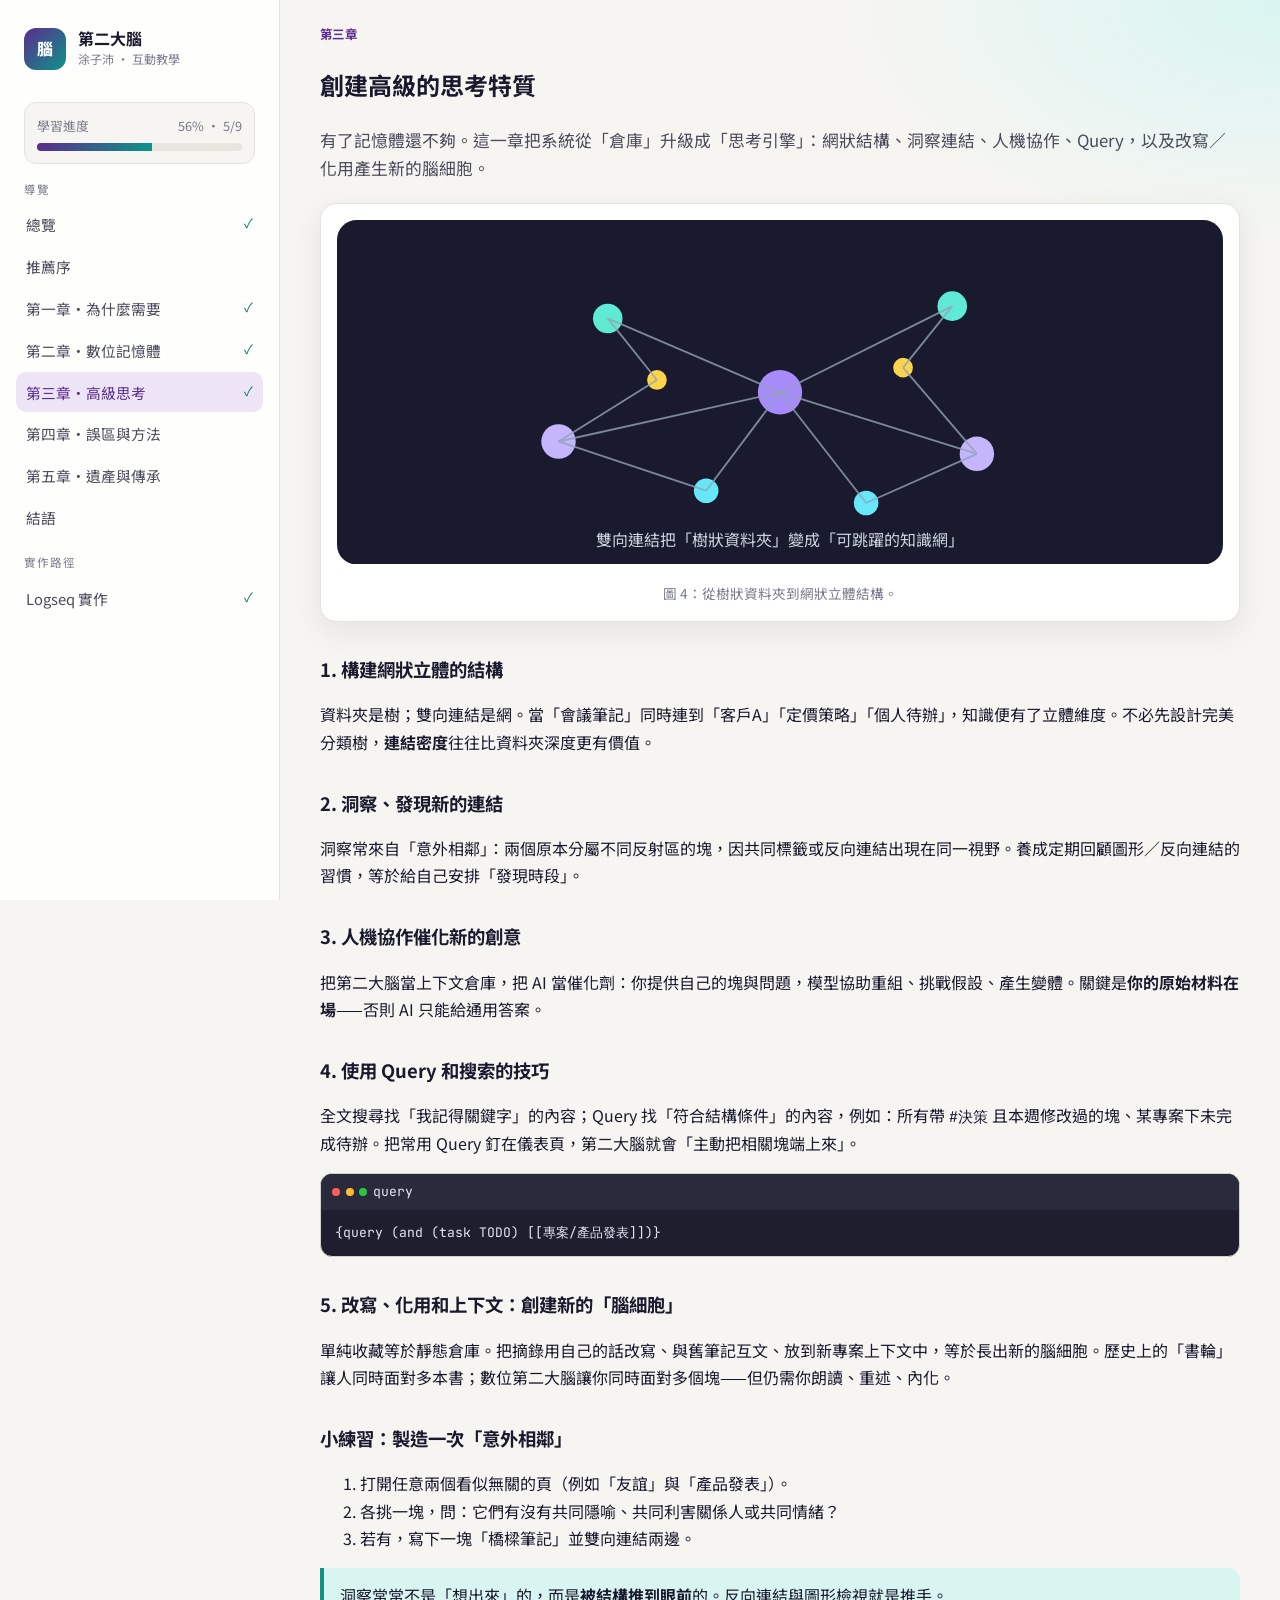
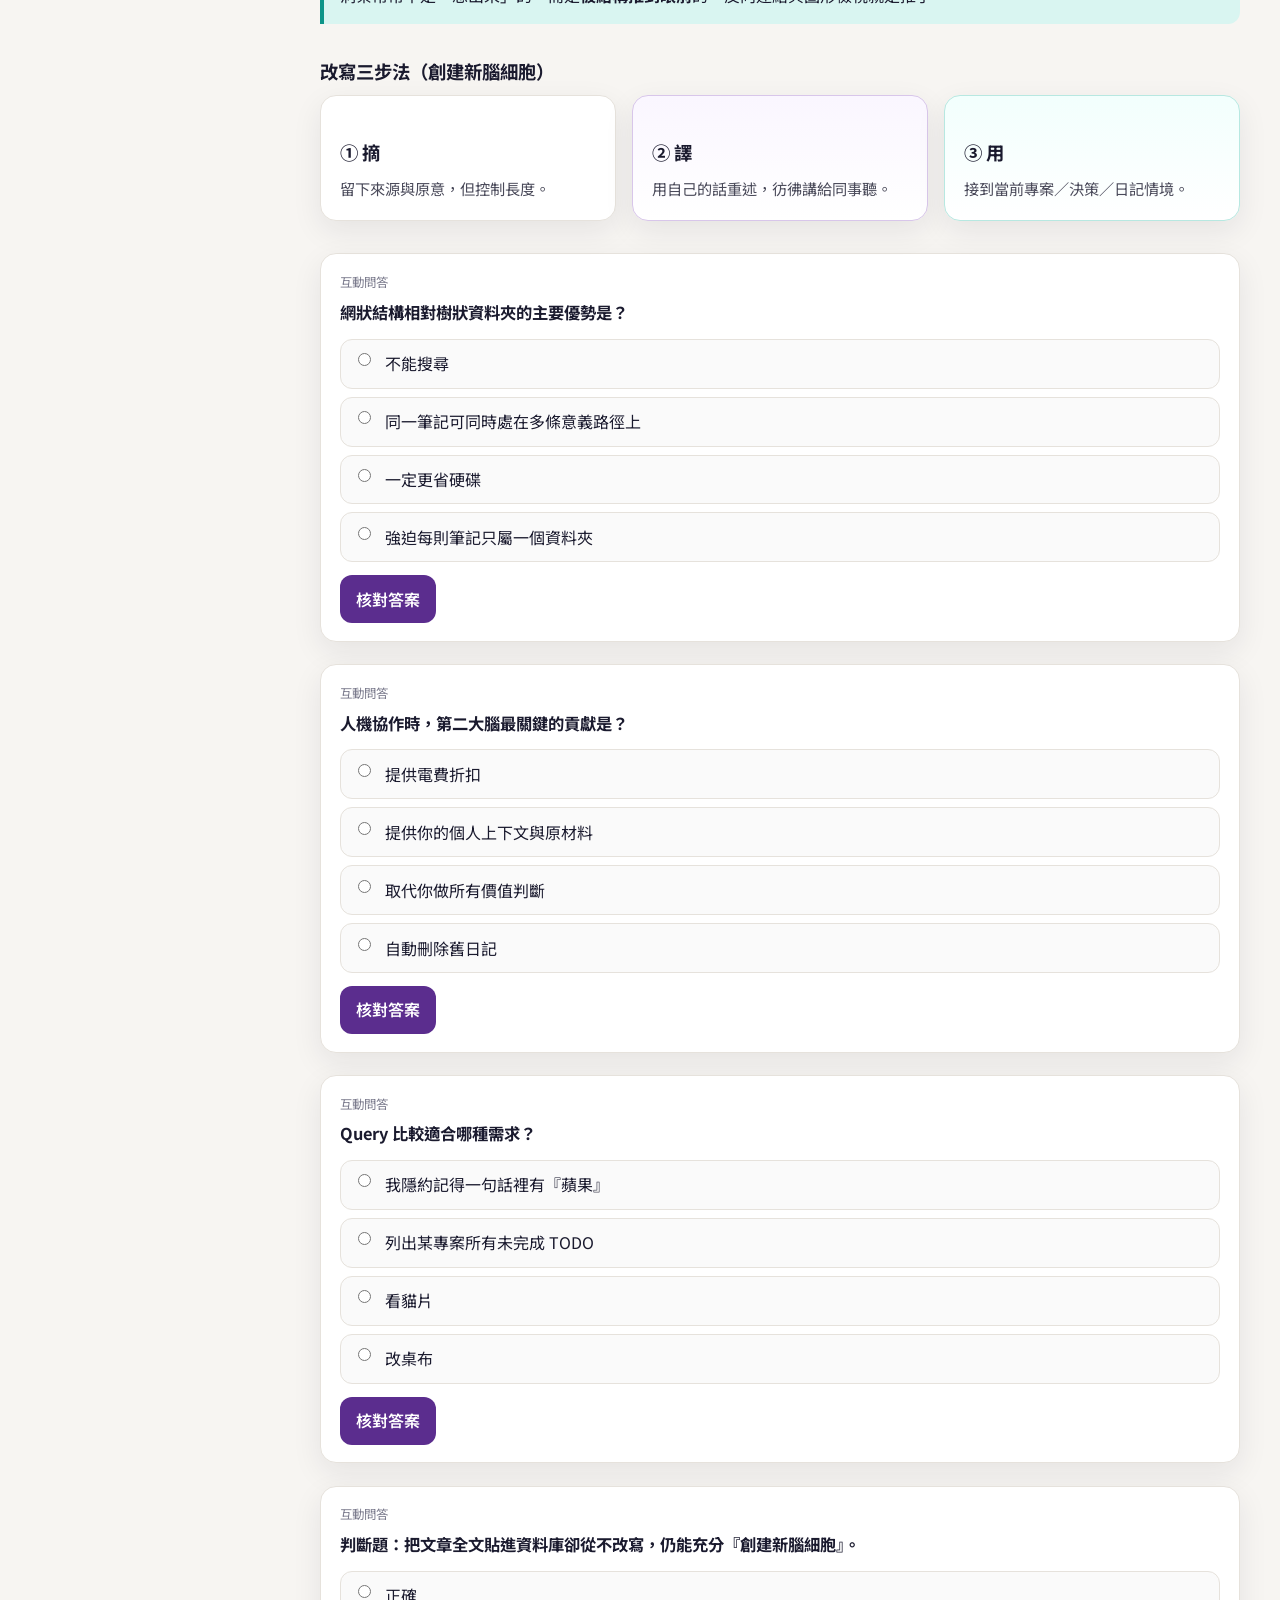
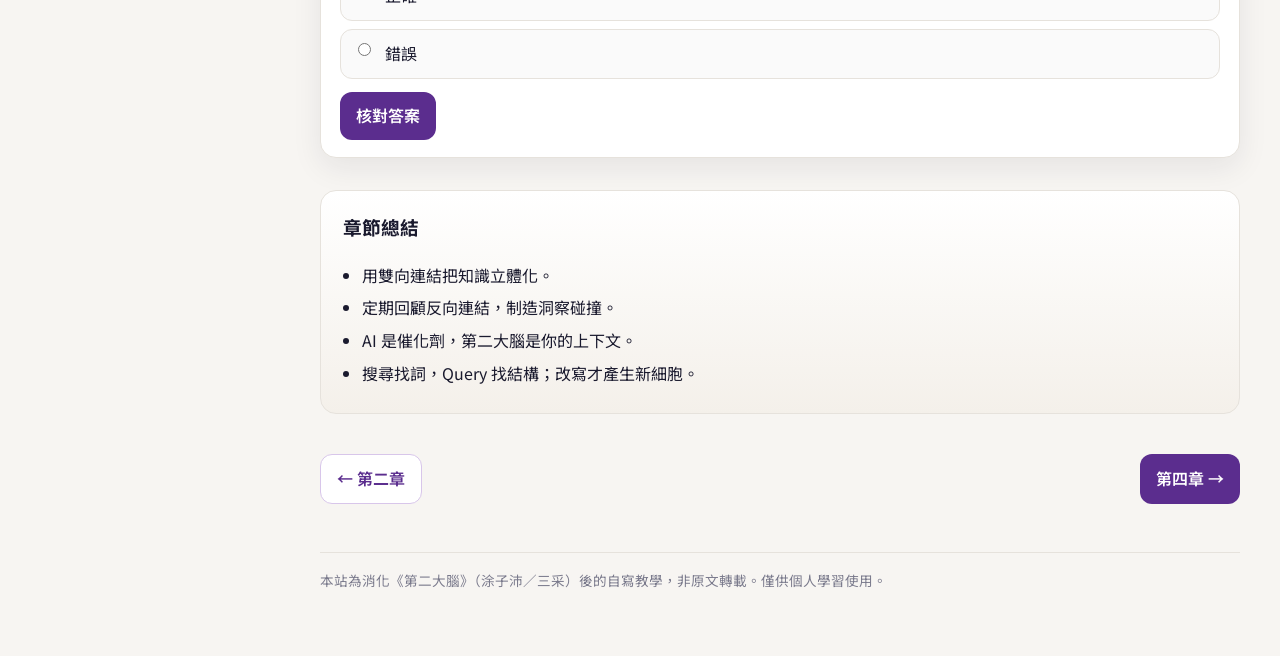
<file: chapters/ch03.html>
<!DOCTYPE html>
<html lang="zh-Hant-MO">
<head>
<meta charset="utf-8"/>
<meta name="viewport" content="width=device-width, initial-scale=1"/>
<title>第三章 · 第二大腦互動教學</title>
<link rel="preconnect" href="https://fonts.googleapis.com"/>
<link rel="stylesheet" href="https://fonts.googleapis.com/css2?family=Noto+Sans+TC:wght@400;500;700;900&family=JetBrains+Mono:wght@400;600&display=swap"/>
<link rel="stylesheet" href="../css/styles.css"/>
</head>
<body data-page="ch03">
<div class="overlay"></div>
<div class="topbar">
  <button class="menu-btn" data-menu type="button">☰ 目錄</button>
  <strong>第二大腦互動教學</strong>
</div>
<div class="layout">
<aside class="sidebar">
  <div class="brand">
    <div class="brand-mark">腦</div>
    <div>
      <h1>第二大腦</h1>
      <p>涂子沛 · 互動教學</p>
    </div>
  </div>
  <div class="progress-wrap">
    <div class="progress-label"><span>學習進度</span><span data-progress-text>0%</span></div>
    <div class="progress-bar"><span data-progress-fill></span></div>
  </div>
  <nav class="nav">
<div class="nav-section">導覽</div>
<a href="../index.html" data-page="index">總覽</a>
<a href="preface.html" data-page="preface">推薦序</a>
<a href="ch01.html" data-page="ch01">第一章・為什麼需要</a>
<a href="ch02.html" data-page="ch02">第二章・數位記憶體</a>
<a href="ch03.html" data-page="ch03">第三章・高級思考</a>
<a href="ch04.html" data-page="ch04">第四章・誤區與方法</a>
<a href="ch05.html" data-page="ch05">第五章・遺產與傳承</a>
<a href="epilogue.html" data-page="epilogue">結語</a>
<div class="nav-section">實作路徑</div>
<a href="../practice/index.html" data-page="practice">Logseq 實作</a>
  </nav>
</aside>
<main class="main">
<div class="container">

<div class="kicker">第三章</div>
<h2>創建高級的思考特質</h2>
<p class="lead">有了記憶體還不夠。這一章把系統從「倉庫」升級成「思考引擎」：網狀結構、洞察連結、人機協作、Query，以及改寫／化用產生新的腦細胞。</p>
<figure class="figure">
<svg viewBox="0 0 720 280" xmlns="http://www.w3.org/2000/svg" role="img" aria-label="網狀立體知識結構">
  <rect width="720" height="280" rx="16" fill="#1a1a2e"/>
  <circle cx="360" cy="140" r="18" fill="#a78bfa"/>
  <circle cx="220" cy="80" r="12" fill="#5eead4"/>
  <circle cx="500" cy="70" r="12" fill="#5eead4"/>
  <circle cx="180" cy="180" r="14" fill="#c4b5fd"/>
  <circle cx="520" cy="190" r="14" fill="#c4b5fd"/>
  <circle cx="300" cy="220" r="10" fill="#67e8f9"/>
  <circle cx="430" cy="230" r="10" fill="#67e8f9"/>
  <circle cx="260" cy="130" r="8" fill="#fcd34d"/>
  <circle cx="460" cy="120" r="8" fill="#fcd34d"/>
  <g stroke="#94a3b8" stroke-width="1.5" opacity=".8">
    <line x1="360" y1="140" x2="220" y2="80"/><line x1="360" y1="140" x2="500" y2="70"/>
    <line x1="360" y1="140" x2="180" y2="180"/><line x1="360" y1="140" x2="520" y2="190"/>
    <line x1="360" y1="140" x2="300" y2="220"/><line x1="360" y1="140" x2="430" y2="230"/>
    <line x1="220" y1="80" x2="260" y2="130"/><line x1="500" y1="70" x2="460" y2="120"/>
    <line x1="180" y1="180" x2="300" y2="220"/><line x1="520" y1="190" x2="430" y2="230"/>
    <line x1="260" y1="130" x2="180" y2="180"/><line x1="460" y1="120" x2="520" y2="190"/>
  </g>
  <text x="360" y="265" text-anchor="middle" fill="#cbd5e1" font-size="13" font-family="Noto Sans TC,sans-serif">雙向連結把「樹狀資料夾」變成「可跳躍的知識網」</text>
</svg>
<figcaption>圖 4：從樹狀資料夾到網狀立體結構。</figcaption></figure>

<section class="section">
  <h3>1. 構建網狀立體的結構</h3>
  <p>資料夾是樹；雙向連結是網。當「會議筆記」同時連到「客戶A」「定價策略」「個人待辦」，知識便有了立體維度。不必先設計完美分類樹，<strong>連結密度</strong>往往比資料夾深度更有價值。</p>
</section>

<section class="section">
  <h3>2. 洞察、發現新的連結</h3>
  <p>洞察常來自「意外相鄰」：兩個原本分屬不同反射區的塊，因共同標籤或反向連結出現在同一視野。養成定期回顧圖形／反向連結的習慣，等於給自己安排「發現時段」。</p>
</section>

<section class="section">
  <h3>3. 人機協作催化新的創意</h3>
  <p>把第二大腦當上下文倉庫，把 AI 當催化劑：你提供自己的塊與問題，模型協助重組、挑戰假設、產生變體。關鍵是<strong>你的原始材料在場</strong>——否則 AI 只能給通用答案。</p>
</section>

<section class="section">
  <h3>4. 使用 Query 和搜索的技巧</h3>
  <p>全文搜尋找「我記得關鍵字」的內容；Query 找「符合結構條件」的內容，例如：所有帶 <span class="mono">#決策</span> 且本週修改過的塊、某專案下未完成待辦。把常用 Query 釘在儀表頁，第二大腦就會「主動把相關塊端上來」。</p>
  <div class="mock-ui"><div class="bar"><span class="dot"></span><span class="dot"></span><span class="dot"></span> query</div>
  <div class="body">{query (and (task TODO) [[專案/產品發表]])}</div></div>
</section>

<section class="section">
  <h3>5. 改寫、化用和上下文：創建新的「腦細胞」</h3>
  <p>單純收藏等於靜態倉庫。把摘錄用自己的話改寫、與舊筆記互文、放到新專案上下文中，等於長出新的腦細胞。歷史上的「書輪」讓人同時面對多本書；數位第二大腦讓你同時面對多個塊——但仍需你朗讀、重述、內化。</p>
</section>

<section class="section">
  <h3>小練習：製造一次「意外相鄰」</h3>
  <ol>
    <li>打開任意兩個看似無關的頁（例如「友誼」與「產品發表」）。</li>
    <li>各挑一塊，問：它們有沒有共同隱喻、共同利害關係人或共同情緒？</li>
    <li>若有，寫下一塊「橋樑筆記」並雙向連結兩邊。</li>
  </ol>
  <div class="callout teal">洞察常常不是「想出來」的，而是<strong>被結構推到眼前</strong>的。反向連結與圖形檢視就是推手。</div>
</section>

<section class="section">
  <h3>改寫三步法（創建新腦細胞）</h3>
  <div class="grid grid-3">
    <div class="card"><h3>① 摘</h3><p>留下來源與原意，但控制長度。</p></div>
    <div class="card accent"><h3>② 譯</h3><p>用自己的話重述，彷彿講給同事聽。</p></div>
    <div class="card teal"><h3>③ 用</h3><p>接到當前專案／決策／日記情境。</p></div>
  </div>
</section>



<div class="quiz" data-quiz="q3_1" data-answer="b" data-ok="對。多路徑共存正是網狀的價值。" data-bad="想想雙向連結。">
  <div class="q-meta">互動問答</div>
  <h4>網狀結構相對樹狀資料夾的主要優勢是？</h4>
  <div class="options"><label><input type="radio" name="q3_1" value="a"/> <span>不能搜尋</span></label>
<label><input type="radio" name="q3_1" value="b"/> <span>同一筆記可同時處在多條意義路徑上</span></label>
<label><input type="radio" name="q3_1" value="c"/> <span>一定更省硬碟</span></label>
<label><input type="radio" name="q3_1" value="d"/> <span>強迫每則筆記只屬一個資料夾</span></label></div>
  <p style="margin:.8rem 0 0"><button class="btn" type="button" data-check>核對答案</button></p>
  <div class="feedback"></div>
</div>


<div class="quiz" data-quiz="q3_2" data-answer="b" data-ok="正確。沒有個人上下文，AI 只能給通用回答。" data-bad="催化創意的前提是你的材料在場。">
  <div class="q-meta">互動問答</div>
  <h4>人機協作時，第二大腦最關鍵的貢獻是？</h4>
  <div class="options"><label><input type="radio" name="q3_2" value="a"/> <span>提供電費折扣</span></label>
<label><input type="radio" name="q3_2" value="b"/> <span>提供你的個人上下文與原材料</span></label>
<label><input type="radio" name="q3_2" value="c"/> <span>取代你做所有價值判斷</span></label>
<label><input type="radio" name="q3_2" value="d"/> <span>自動刪除舊日記</span></label></div>
  <p style="margin:.8rem 0 0"><button class="btn" type="button" data-check>核對答案</button></p>
  <div class="feedback"></div>
</div>


<div class="quiz" data-quiz="q3_3" data-answer="b" data-ok="對。結構條件用 Query；模糊用搜尋。" data-bad="任務列表、標籤組合很適合 Query。">
  <div class="q-meta">互動問答</div>
  <h4>Query 比較適合哪種需求？</h4>
  <div class="options"><label><input type="radio" name="q3_3" value="a"/> <span>我隱約記得一句話裡有『蘋果』</span></label>
<label><input type="radio" name="q3_3" value="b"/> <span>列出某專案所有未完成 TODO</span></label>
<label><input type="radio" name="q3_3" value="c"/> <span>看貓片</span></label>
<label><input type="radio" name="q3_3" value="d"/> <span>改桌布</span></label></div>
  <p style="margin:.8rem 0 0"><button class="btn" type="button" data-check>核對答案</button></p>
  <div class="feedback"></div>
</div>


<div class="quiz" data-quiz="q3_4" data-answer="b" data-ok="錯誤。改寫、化用、放入新上下文才是生成。" data-bad="收藏 ≠ 內化。">
  <div class="q-meta">互動問答</div>
  <h4>判斷題：把文章全文貼進資料庫卻從不改寫，仍能充分『創建新腦細胞』。</h4>
  <div class="options"><label><input type="radio" name="q3_4" value="a"/> <span>正確</span></label>
<label><input type="radio" name="q3_4" value="b"/> <span>錯誤</span></label></div>
  <p style="margin:.8rem 0 0"><button class="btn" type="button" data-check>核對答案</button></p>
  <div class="feedback"></div>
</div>


<div class="summary"><h3>章節總結</h3><ul>
<li>用雙向連結把知識立體化。</li>
<li>定期回顧反向連結，制造洞察碰撞。</li>
<li>AI 是催化劑，第二大腦是你的上下文。</li>
<li>搜尋找詞，Query 找結構；改寫才產生新細胞。</li>
</ul></div>
<p class="pager"><a class="btn ghost" href="ch02.html">← 第二章</a><a class="btn" href="ch04.html">第四章 →</a></p>

<div class="footer-note">本站為消化《第二大腦》（涂子沛／三采）後的自寫教學，非原文轉載。僅供個人學習使用。</div>
</div>
</main>
</div>
<script src="../js/app.js"></script>
<script src="../js/quiz.js"></script>
</body>
</html>
</file>
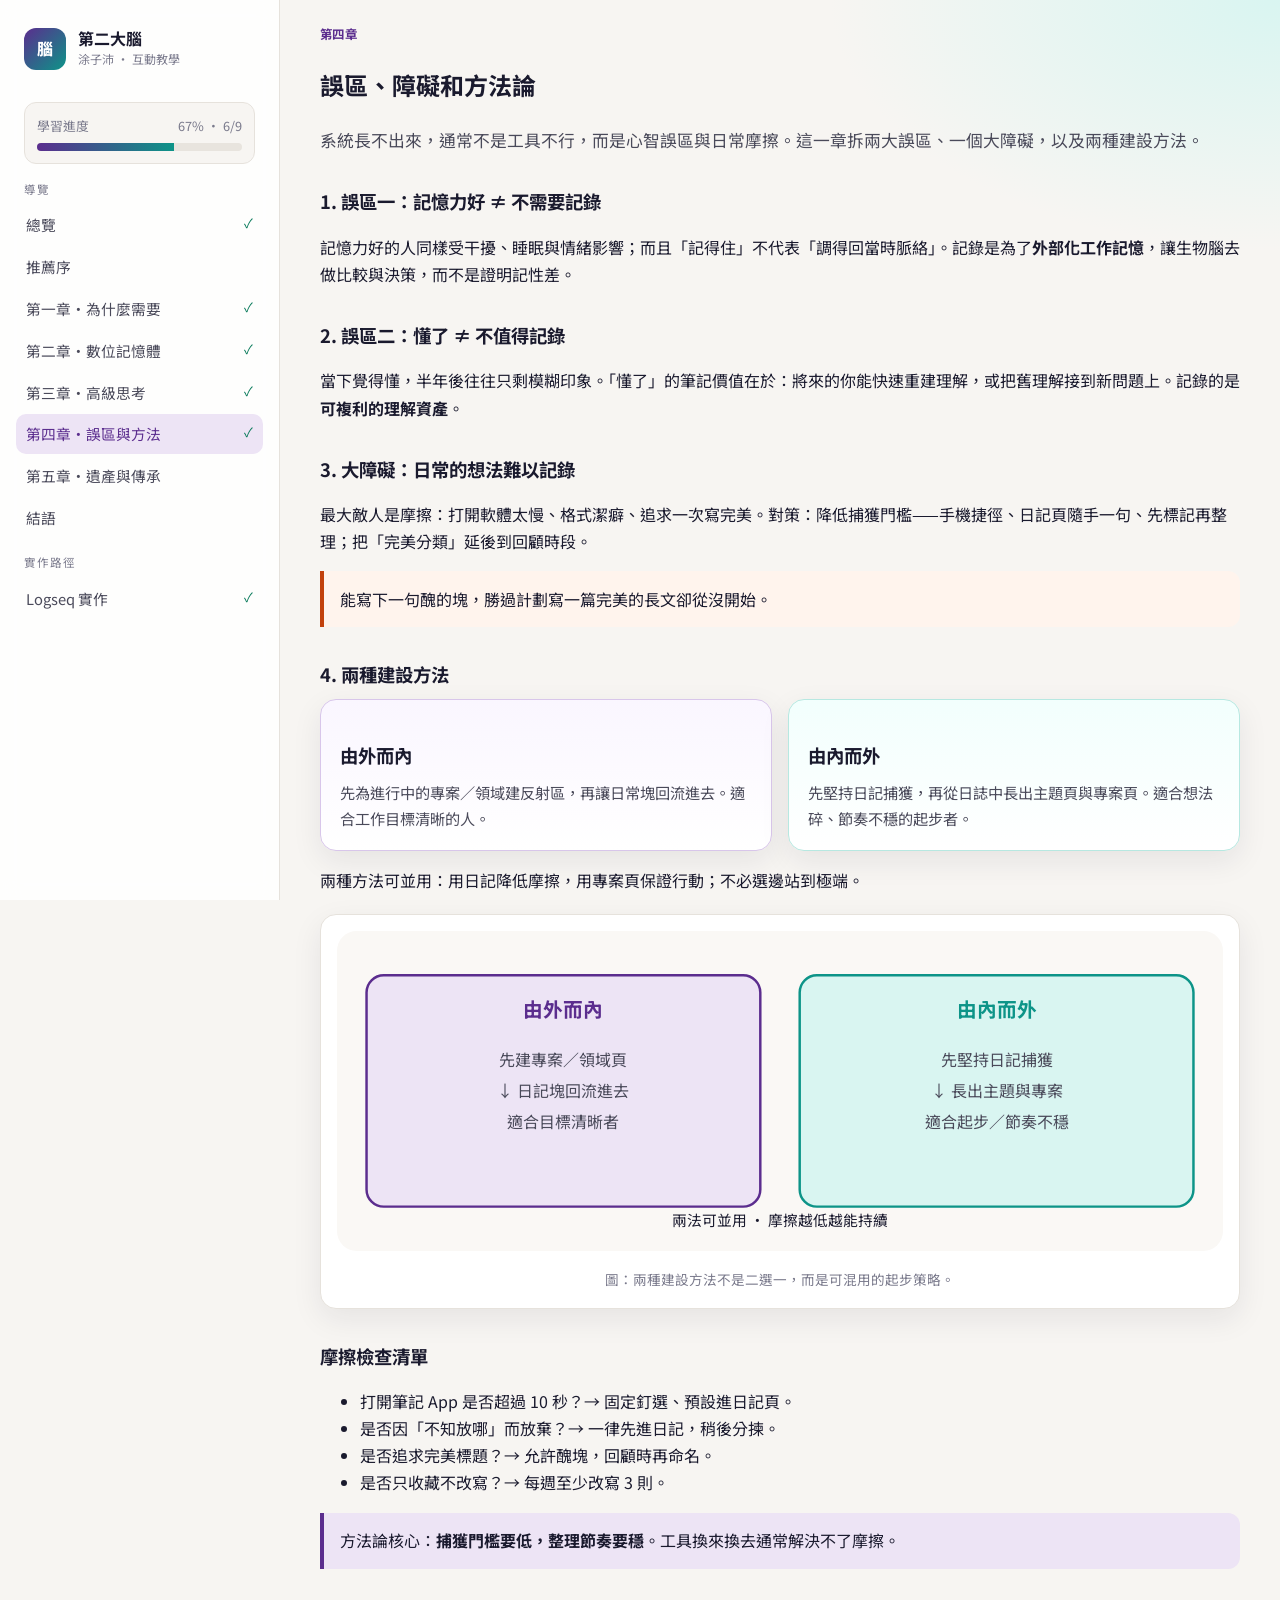
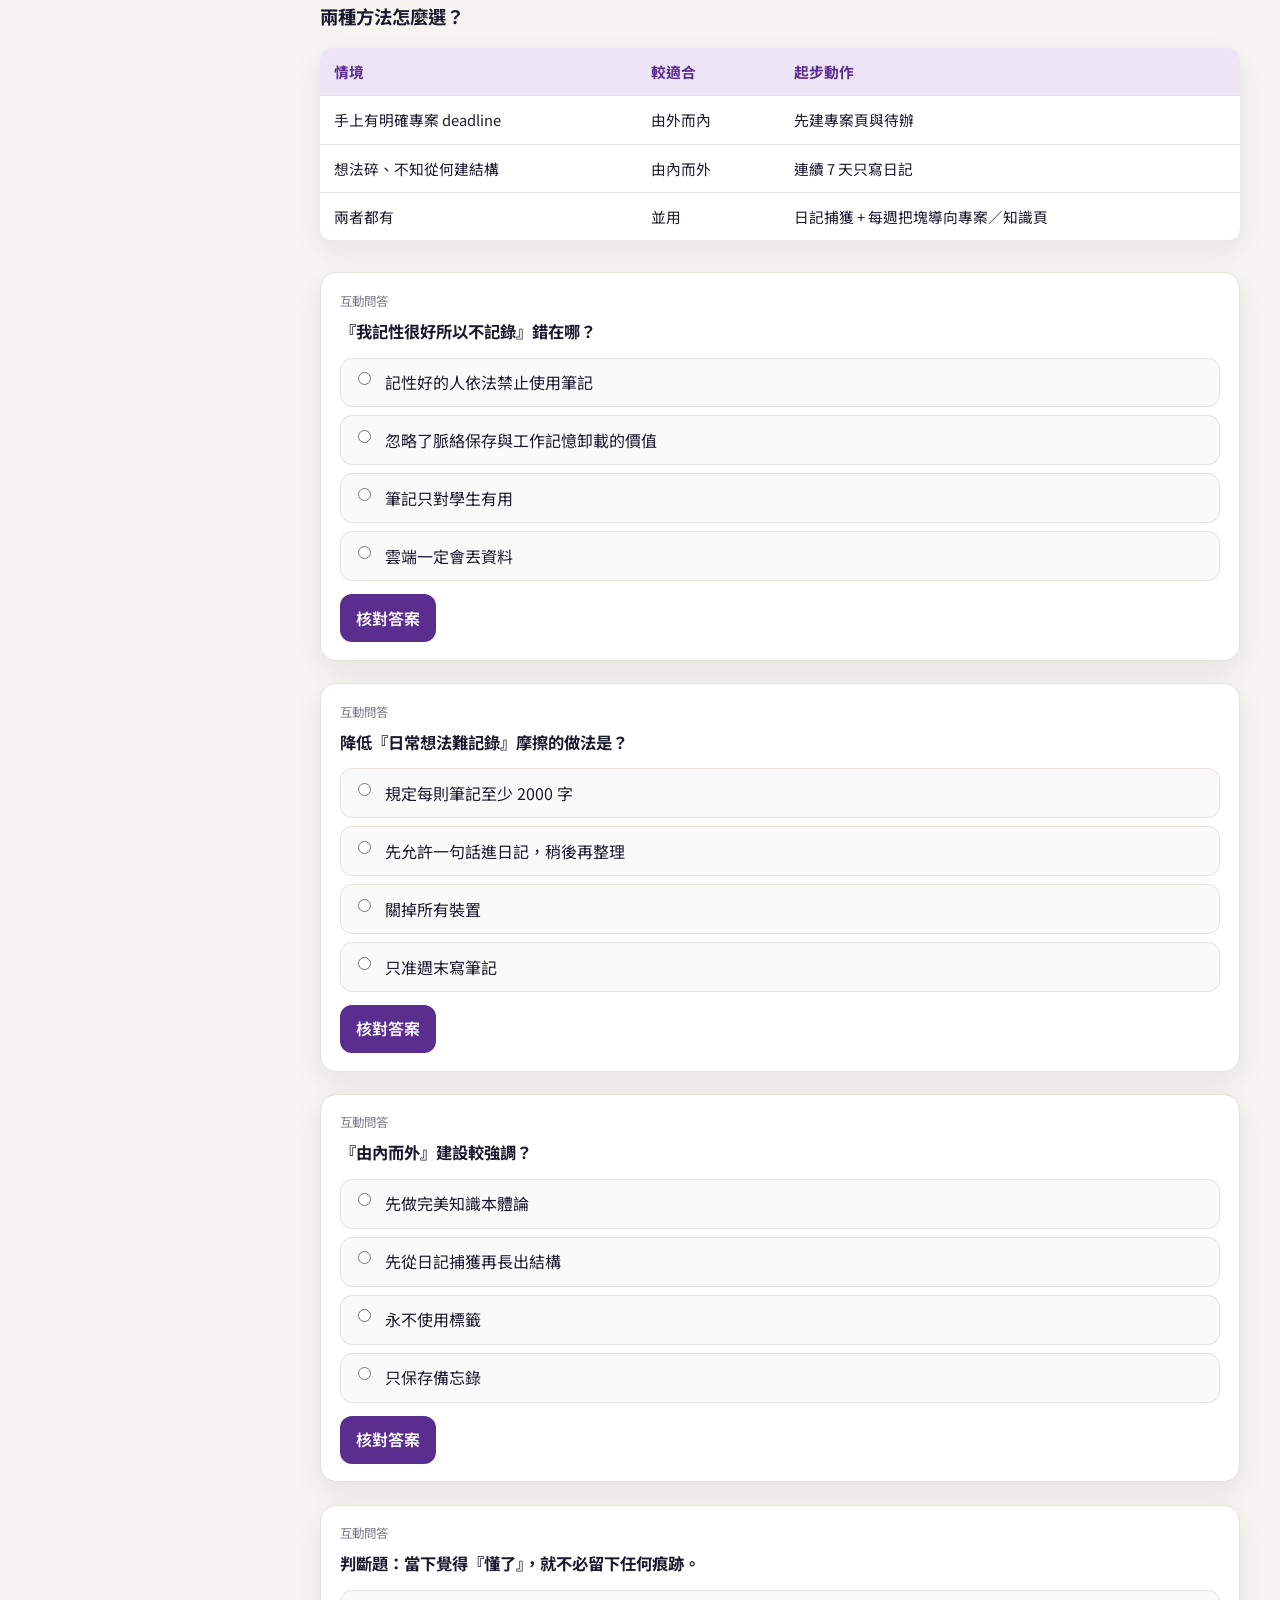
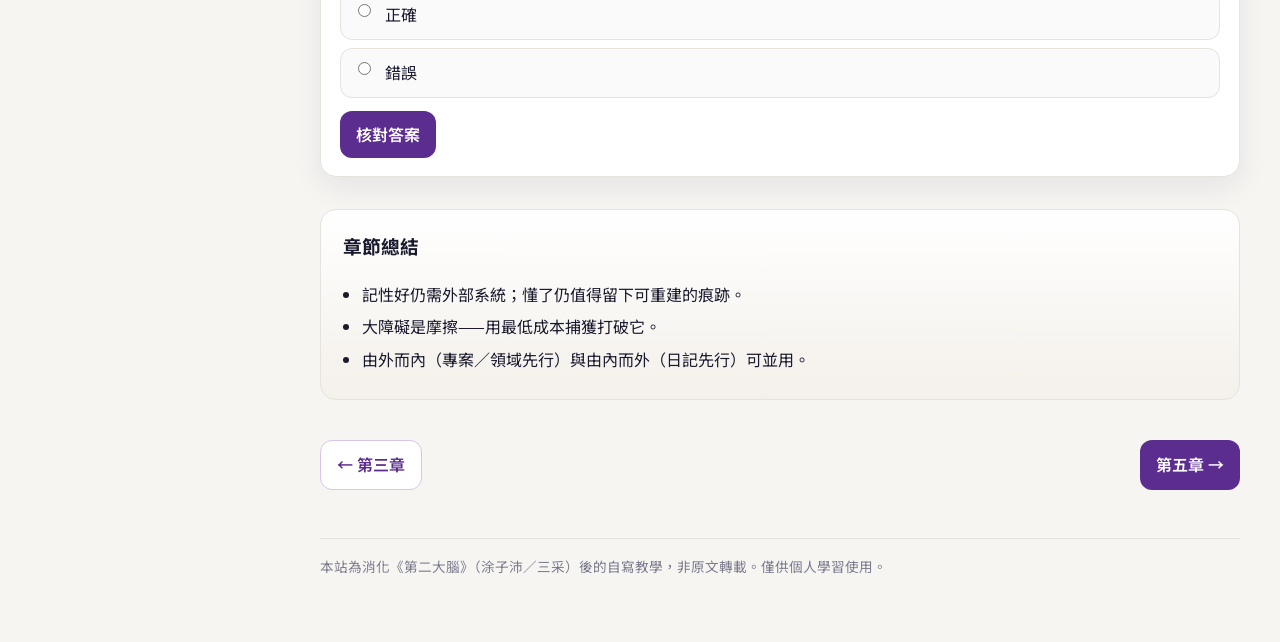
<file: chapters/ch04.html>
<!DOCTYPE html>
<html lang="zh-Hant-MO">
<head>
<meta charset="utf-8"/>
<meta name="viewport" content="width=device-width, initial-scale=1"/>
<title>第四章 · 第二大腦互動教學</title>
<link rel="preconnect" href="https://fonts.googleapis.com"/>
<link rel="stylesheet" href="https://fonts.googleapis.com/css2?family=Noto+Sans+TC:wght@400;500;700;900&family=JetBrains+Mono:wght@400;600&display=swap"/>
<link rel="stylesheet" href="../css/styles.css"/>
</head>
<body data-page="ch04">
<div class="overlay"></div>
<div class="topbar">
  <button class="menu-btn" data-menu type="button">☰ 目錄</button>
  <strong>第二大腦互動教學</strong>
</div>
<div class="layout">
<aside class="sidebar">
  <div class="brand">
    <div class="brand-mark">腦</div>
    <div>
      <h1>第二大腦</h1>
      <p>涂子沛 · 互動教學</p>
    </div>
  </div>
  <div class="progress-wrap">
    <div class="progress-label"><span>學習進度</span><span data-progress-text>0%</span></div>
    <div class="progress-bar"><span data-progress-fill></span></div>
  </div>
  <nav class="nav">
<div class="nav-section">導覽</div>
<a href="../index.html" data-page="index">總覽</a>
<a href="preface.html" data-page="preface">推薦序</a>
<a href="ch01.html" data-page="ch01">第一章・為什麼需要</a>
<a href="ch02.html" data-page="ch02">第二章・數位記憶體</a>
<a href="ch03.html" data-page="ch03">第三章・高級思考</a>
<a href="ch04.html" data-page="ch04">第四章・誤區與方法</a>
<a href="ch05.html" data-page="ch05">第五章・遺產與傳承</a>
<a href="epilogue.html" data-page="epilogue">結語</a>
<div class="nav-section">實作路徑</div>
<a href="../practice/index.html" data-page="practice">Logseq 實作</a>
  </nav>
</aside>
<main class="main">
<div class="container">

<div class="kicker">第四章</div>
<h2>誤區、障礙和方法論</h2>
<p class="lead">系統長不出來，通常不是工具不行，而是心智誤區與日常摩擦。這一章拆兩大誤區、一個大障礙，以及兩種建設方法。</p>

<section class="section">
  <h3>1. 誤區一：記憶力好 ≠ 不需要記錄</h3>
  <p>記憶力好的人同樣受干擾、睡眠與情緒影響；而且「記得住」不代表「調得回當時脈絡」。記錄是為了<strong>外部化工作記憶</strong>，讓生物腦去做比較與決策，而不是證明記性差。</p>
</section>

<section class="section">
  <h3>2. 誤區二：懂了 ≠ 不值得記錄</h3>
  <p>當下覺得懂，半年後往往只剩模糊印象。「懂了」的筆記價值在於：將來的你能快速重建理解，或把舊理解接到新問題上。記錄的是<strong>可複利的理解資產</strong>。</p>
</section>

<section class="section">
  <h3>3. 大障礙：日常的想法難以記錄</h3>
  <p>最大敵人是摩擦：打開軟體太慢、格式潔癖、追求一次寫完美。對策：降低捕獲門檻——手機捷徑、日記頁隨手一句、先標記再整理；把「完美分類」延後到回顧時段。</p>
  <div class="callout warn">能寫下一句醜的塊，勝過計劃寫一篇完美的長文卻從沒開始。</div>
</section>

<section class="section">
  <h3>4. 兩種建設方法</h3>
  <div class="grid grid-2">
    <div class="card accent"><h3>由外而內</h3><p>先為進行中的專案／領域建反射區，再讓日常塊回流進去。適合工作目標清晰的人。</p></div>
    <div class="card teal"><h3>由內而外</h3><p>先堅持日記捕獲，再從日誌中長出主題頁與專案頁。適合想法碎、節奏不穩的起步者。</p></div>
  </div>
  <p>兩種方法可並用：用日記降低摩擦，用專案頁保證行動；不必選邊站到極端。</p>

  <figure class="figure">
<svg viewBox="0 0 720 260" xmlns="http://www.w3.org/2000/svg" role="img" aria-label="兩種建設方法">
  <rect width="720" height="260" rx="16" fill="#faf8f5"/>
  <rect x="24" y="36" width="320" height="188" rx="14" fill="#ede4f5" stroke="#5b2d8e" stroke-width="2"/>
  <rect x="376" y="36" width="320" height="188" rx="14" fill="#d9f5f1" stroke="#0d9488" stroke-width="2"/>
  <text x="184" y="70" text-anchor="middle" fill="#5b2d8e" font-size="16" font-weight="700" font-family="Noto Sans TC,sans-serif">由外而內</text>
  <text x="536" y="70" text-anchor="middle" fill="#0d9488" font-size="16" font-weight="700" font-family="Noto Sans TC,sans-serif">由內而外</text>
  <text x="184" y="110" text-anchor="middle" fill="#4a4a5a" font-size="13" font-family="Noto Sans TC,sans-serif">先建專案／領域頁</text>
  <text x="184" y="135" text-anchor="middle" fill="#4a4a5a" font-size="13" font-family="Noto Sans TC,sans-serif">↓ 日記塊回流進去</text>
  <text x="184" y="160" text-anchor="middle" fill="#4a4a5a" font-size="13" font-family="Noto Sans TC,sans-serif">適合目標清晰者</text>
  <text x="536" y="110" text-anchor="middle" fill="#4a4a5a" font-size="13" font-family="Noto Sans TC,sans-serif">先堅持日記捕獲</text>
  <text x="536" y="135" text-anchor="middle" fill="#4a4a5a" font-size="13" font-family="Noto Sans TC,sans-serif">↓ 長出主題與專案</text>
  <text x="536" y="160" text-anchor="middle" fill="#4a4a5a" font-size="13" font-family="Noto Sans TC,sans-serif">適合起步／節奏不穩</text>
  <text x="360" y="240" text-anchor="middle" fill="#1a1a2e" font-size="12" font-family="Noto Sans TC,sans-serif">兩法可並用 · 摩擦越低越能持續</text>
</svg>
<figcaption>圖：兩種建設方法不是二選一，而是可混用的起步策略。</figcaption></figure>

</section>

<section class="section">
  <h3>摩擦檢查清單</h3>
  <ul>
    <li>打開筆記 App 是否超過 10 秒？→ 固定釘選、預設進日記頁。</li>
    <li>是否因「不知放哪」而放棄？→ 一律先進日記，稍後分揀。</li>
    <li>是否追求完美標題？→ 允許醜塊，回顧時再命名。</li>
    <li>是否只收藏不改寫？→ 每週至少改寫 3 則。</li>
  </ul>
  <div class="callout">方法論核心：<strong>捕獲門檻要低，整理節奏要穩</strong>。工具換來換去通常解決不了摩擦。</div>
</section>

<section class="section">
  <h3>兩種方法怎麼選？</h3>
  <table class="simple">
    <thead><tr><th>情境</th><th>較適合</th><th>起步動作</th></tr></thead>
    <tbody>
      <tr><td>手上有明確專案 deadline</td><td>由外而內</td><td>先建專案頁與待辦</td></tr>
      <tr><td>想法碎、不知從何建結構</td><td>由內而外</td><td>連續 7 天只寫日記</td></tr>
      <tr><td>兩者都有</td><td>並用</td><td>日記捕獲 + 每週把塊導向專案／知識頁</td></tr>
    </tbody>
  </table>
</section>



<div class="quiz" data-quiz="q4_1" data-answer="b" data-ok="對。記錄服務思考，不只是補記性。" data-bad="外部化 ≠ 承認失敗。">
  <div class="q-meta">互動問答</div>
  <h4>『我記性很好所以不記錄』錯在哪？</h4>
  <div class="options"><label><input type="radio" name="q4_1" value="a"/> <span>記性好的人依法禁止使用筆記</span></label>
<label><input type="radio" name="q4_1" value="b"/> <span>忽略了脈絡保存與工作記憶卸載的價值</span></label>
<label><input type="radio" name="q4_1" value="c"/> <span>筆記只對學生有用</span></label>
<label><input type="radio" name="q4_1" value="d"/> <span>雲端一定會丟資料</span></label></div>
  <p style="margin:.8rem 0 0"><button class="btn" type="button" data-check>核對答案</button></p>
  <div class="feedback"></div>
</div>


<div class="quiz" data-quiz="q4_2" data-answer="b" data-ok="正確。先捕獲，後整理。" data-bad="摩擦下降，系統才活得下去。">
  <div class="q-meta">互動問答</div>
  <h4>降低『日常想法難記錄』摩擦的做法是？</h4>
  <div class="options"><label><input type="radio" name="q4_2" value="a"/> <span>規定每則筆記至少 2000 字</span></label>
<label><input type="radio" name="q4_2" value="b"/> <span>先允許一句話進日記，稍後再整理</span></label>
<label><input type="radio" name="q4_2" value="c"/> <span>關掉所有裝置</span></label>
<label><input type="radio" name="q4_2" value="d"/> <span>只准週末寫筆記</span></label></div>
  <p style="margin:.8rem 0 0"><button class="btn" type="button" data-check>核對答案</button></p>
  <div class="feedback"></div>
</div>


<div class="quiz" data-quiz="q4_3" data-answer="b" data-ok="對。日記先行，結構後長。" data-bad="適合起步者。">
  <div class="q-meta">互動問答</div>
  <h4>『由內而外』建設較強調？</h4>
  <div class="options"><label><input type="radio" name="q4_3" value="a"/> <span>先做完美知識本體論</span></label>
<label><input type="radio" name="q4_3" value="b"/> <span>先從日記捕獲再長出結構</span></label>
<label><input type="radio" name="q4_3" value="c"/> <span>永不使用標籤</span></label>
<label><input type="radio" name="q4_3" value="d"/> <span>只保存備忘錄</span></label></div>
  <p style="margin:.8rem 0 0"><button class="btn" type="button" data-check>核對答案</button></p>
  <div class="feedback"></div>
</div>


<div class="quiz" data-quiz="q4_4" data-answer="b" data-ok="錯誤。懂了的記錄是給未來的自己用的複利資產。" data-bad="未來的你會感謝現在的三行摘要。">
  <div class="q-meta">互動問答</div>
  <h4>判斷題：當下覺得『懂了』，就不必留下任何痕跡。</h4>
  <div class="options"><label><input type="radio" name="q4_4" value="a"/> <span>正確</span></label>
<label><input type="radio" name="q4_4" value="b"/> <span>錯誤</span></label></div>
  <p style="margin:.8rem 0 0"><button class="btn" type="button" data-check>核對答案</button></p>
  <div class="feedback"></div>
</div>


<div class="summary"><h3>章節總結</h3><ul>
<li>記性好仍需外部系統；懂了仍值得留下可重建的痕跡。</li>
<li>大障礙是摩擦——用最低成本捕獲打破它。</li>
<li>由外而內（專案／領域先行）與由內而外（日記先行）可並用。</li>
</ul></div>
<p class="pager"><a class="btn ghost" href="ch03.html">← 第三章</a><a class="btn" href="ch05.html">第五章 →</a></p>

<div class="footer-note">本站為消化《第二大腦》（涂子沛／三采）後的自寫教學，非原文轉載。僅供個人學習使用。</div>
</div>
</main>
</div>
<script src="../js/app.js"></script>
<script src="../js/quiz.js"></script>
</body>
</html>
</file>
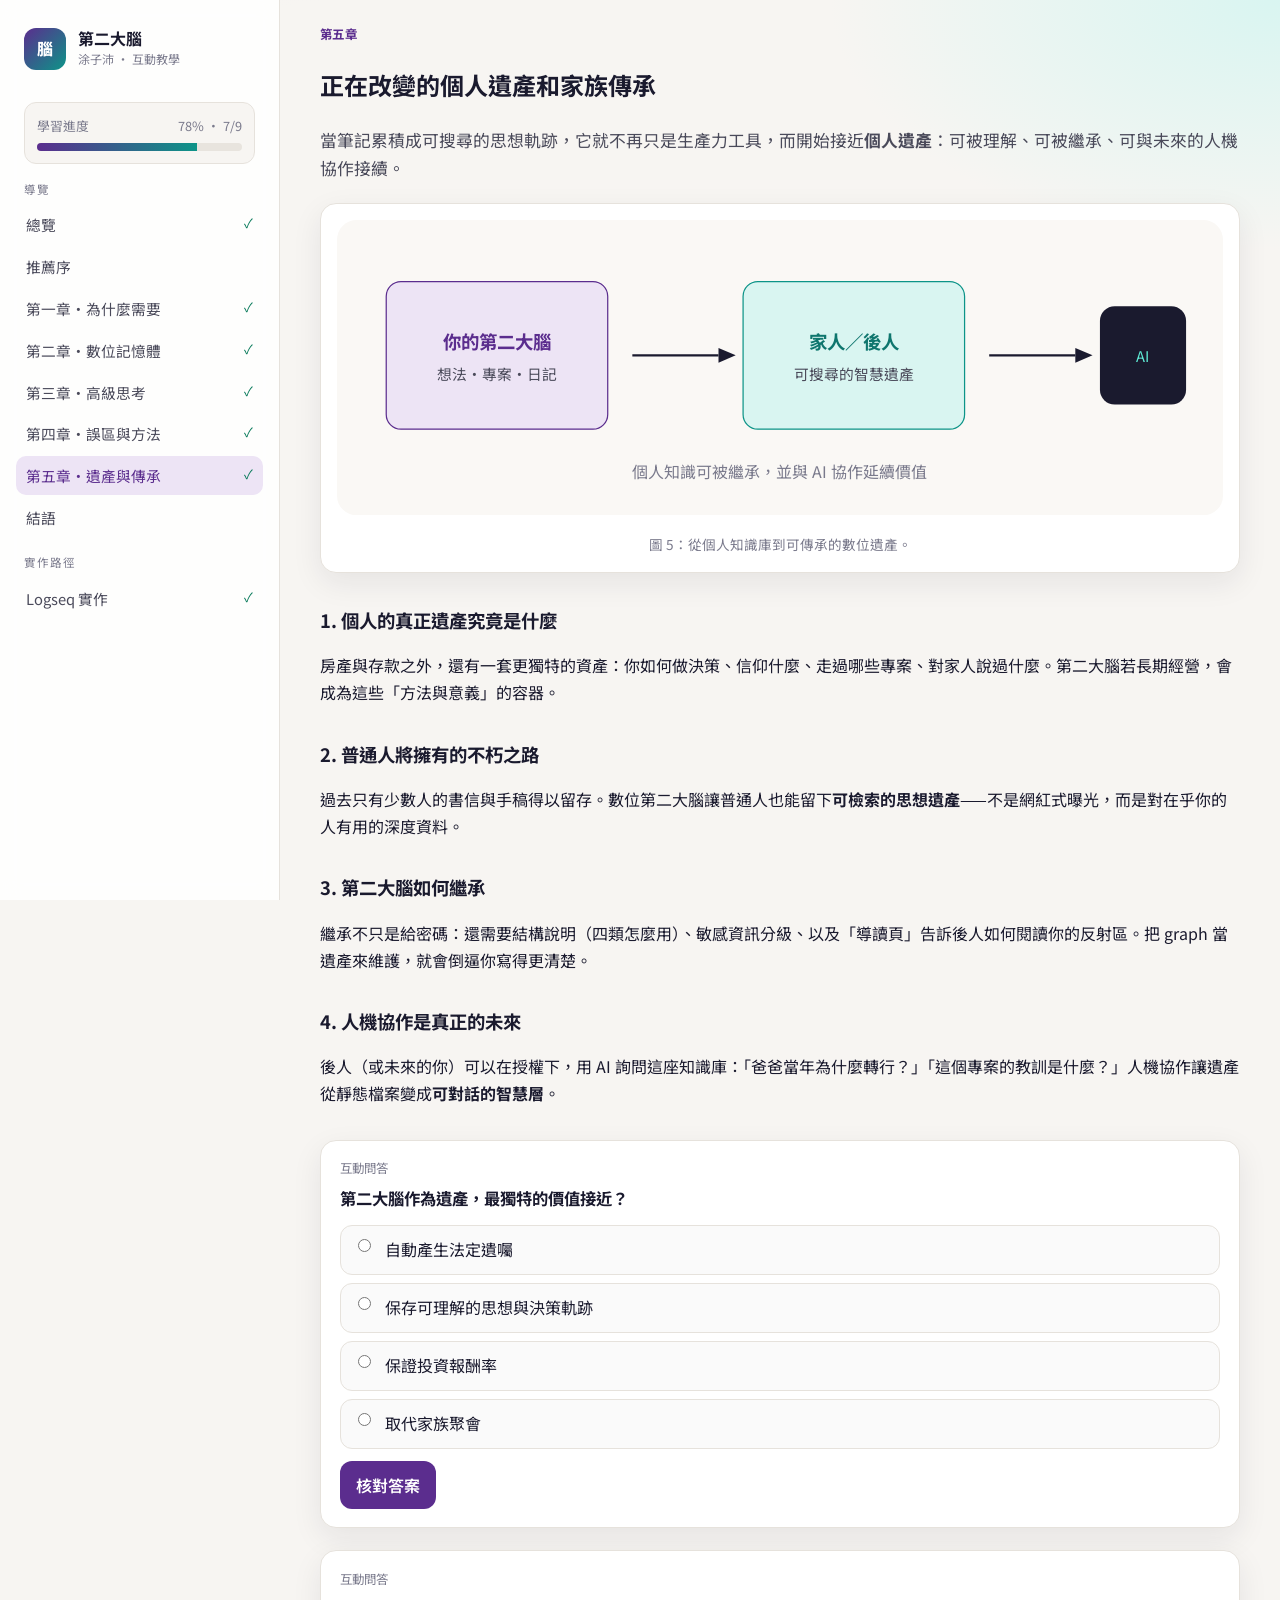
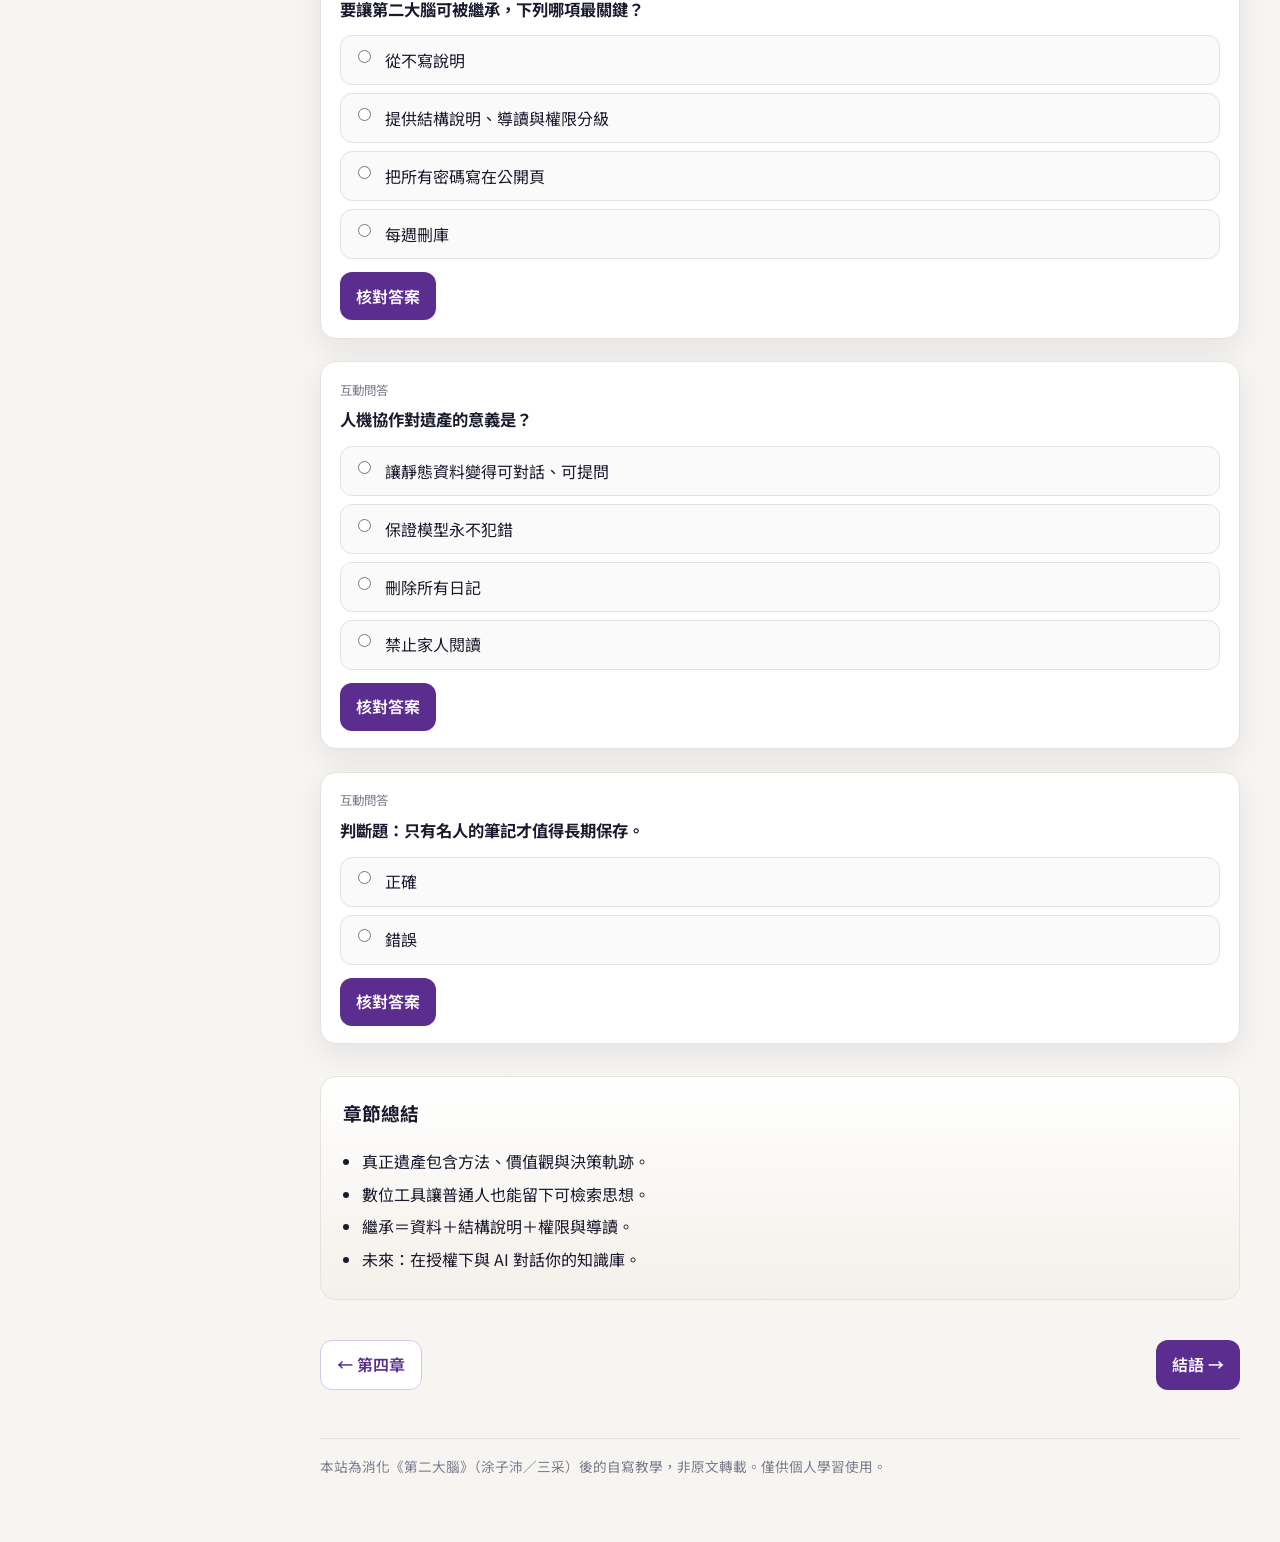
<file: chapters/ch05.html>
<!DOCTYPE html>
<html lang="zh-Hant-MO">
<head>
<meta charset="utf-8"/>
<meta name="viewport" content="width=device-width, initial-scale=1"/>
<title>第五章 · 第二大腦互動教學</title>
<link rel="preconnect" href="https://fonts.googleapis.com"/>
<link rel="stylesheet" href="https://fonts.googleapis.com/css2?family=Noto+Sans+TC:wght@400;500;700;900&family=JetBrains+Mono:wght@400;600&display=swap"/>
<link rel="stylesheet" href="../css/styles.css"/>
</head>
<body data-page="ch05">
<div class="overlay"></div>
<div class="topbar">
  <button class="menu-btn" data-menu type="button">☰ 目錄</button>
  <strong>第二大腦互動教學</strong>
</div>
<div class="layout">
<aside class="sidebar">
  <div class="brand">
    <div class="brand-mark">腦</div>
    <div>
      <h1>第二大腦</h1>
      <p>涂子沛 · 互動教學</p>
    </div>
  </div>
  <div class="progress-wrap">
    <div class="progress-label"><span>學習進度</span><span data-progress-text>0%</span></div>
    <div class="progress-bar"><span data-progress-fill></span></div>
  </div>
  <nav class="nav">
<div class="nav-section">導覽</div>
<a href="../index.html" data-page="index">總覽</a>
<a href="preface.html" data-page="preface">推薦序</a>
<a href="ch01.html" data-page="ch01">第一章・為什麼需要</a>
<a href="ch02.html" data-page="ch02">第二章・數位記憶體</a>
<a href="ch03.html" data-page="ch03">第三章・高級思考</a>
<a href="ch04.html" data-page="ch04">第四章・誤區與方法</a>
<a href="ch05.html" data-page="ch05">第五章・遺產與傳承</a>
<a href="epilogue.html" data-page="epilogue">結語</a>
<div class="nav-section">實作路徑</div>
<a href="../practice/index.html" data-page="practice">Logseq 實作</a>
  </nav>
</aside>
<main class="main">
<div class="container">

<div class="kicker">第五章</div>
<h2>正在改變的個人遺產和家族傳承</h2>
<p class="lead">當筆記累積成可搜尋的思想軌跡，它就不再只是生產力工具，而開始接近<strong>個人遺產</strong>：可被理解、可被繼承、可與未來的人機協作接續。</p>
<figure class="figure">
<svg viewBox="0 0 720 240" xmlns="http://www.w3.org/2000/svg" role="img" aria-label="數位遺產傳承示意">
  <rect width="720" height="240" rx="16" fill="#faf8f5"/>
  <rect x="40" y="50" width="180" height="120" rx="12" fill="#ede4f5" stroke="#5b2d8e"/>
  <text x="130" y="105" text-anchor="middle" fill="#5b2d8e" font-size="15" font-weight="700" font-family="Noto Sans TC,sans-serif">你的第二大腦</text>
  <text x="130" y="130" text-anchor="middle" fill="#4a4a5a" font-size="12" font-family="Noto Sans TC,sans-serif">想法·專案·日記</text>
  <path d="M240 110 H310" stroke="#1a1a2e" stroke-width="2"/>
  <polygon points="310,104 324,110 310,116" fill="#1a1a2e"/>
  <rect x="330" y="50" width="180" height="120" rx="12" fill="#d9f5f1" stroke="#0d9488"/>
  <text x="420" y="105" text-anchor="middle" fill="#0f766e" font-size="15" font-weight="700" font-family="Noto Sans TC,sans-serif">家人／後人</text>
  <text x="420" y="130" text-anchor="middle" fill="#4a4a5a" font-size="12" font-family="Noto Sans TC,sans-serif">可搜尋的智慧遺產</text>
  <path d="M530 110 H600" stroke="#1a1a2e" stroke-width="2"/>
  <polygon points="600,104 614,110 600,116" fill="#1a1a2e"/>
  <rect x="620" y="70" width="70" height="80" rx="12" fill="#1a1a2e"/>
  <text x="655" y="115" text-anchor="middle" fill="#5eead4" font-size="12" font-family="Noto Sans TC,sans-serif">AI</text>
  <text x="360" y="210" text-anchor="middle" fill="#7a7a8c" font-size="13" font-family="Noto Sans TC,sans-serif">個人知識可被繼承，並與 AI 協作延續價值</text>
</svg>
<figcaption>圖 5：從個人知識庫到可傳承的數位遺產。</figcaption></figure>

<section class="section">
  <h3>1. 個人的真正遺產究竟是什麼</h3>
  <p>房產與存款之外，還有一套更獨特的資產：你如何做決策、信仰什麼、走過哪些專案、對家人說過什麼。第二大腦若長期經營，會成為這些「方法與意義」的容器。</p>
</section>

<section class="section">
  <h3>2. 普通人將擁有的不朽之路</h3>
  <p>過去只有少數人的書信與手稿得以留存。數位第二大腦讓普通人也能留下<strong>可檢索的思想遺產</strong>——不是網紅式曝光，而是對在乎你的人有用的深度資料。</p>
</section>

<section class="section">
  <h3>3. 第二大腦如何繼承</h3>
  <p>繼承不只是給密碼：還需要結構說明（四類怎麼用）、敏感資訊分級、以及「導讀頁」告訴後人如何閱讀你的反射區。把 graph 當遺產來維護，就會倒逼你寫得更清楚。</p>
</section>

<section class="section">
  <h3>4. 人機協作是真正的未來</h3>
  <p>後人（或未來的你）可以在授權下，用 AI 詢問這座知識庫：「爸爸當年為什麼轉行？」「這個專案的教訓是什麼？」人機協作讓遺產從靜態檔案變成<strong>可對話的智慧層</strong>。</p>
</section>


<div class="quiz" data-quiz="q5_1" data-answer="b" data-ok="對。可理解的思想軌跡才是差異化遺產。" data-bad="重點在意義與方法，不只是檔案堆。">
  <div class="q-meta">互動問答</div>
  <h4>第二大腦作為遺產，最獨特的價值接近？</h4>
  <div class="options"><label><input type="radio" name="q5_1" value="a"/> <span>自動產生法定遺囑</span></label>
<label><input type="radio" name="q5_1" value="b"/> <span>保存可理解的思想與決策軌跡</span></label>
<label><input type="radio" name="q5_1" value="c"/> <span>保證投資報酬率</span></label>
<label><input type="radio" name="q5_1" value="d"/> <span>取代家族聚會</span></label></div>
  <p style="margin:.8rem 0 0"><button class="btn" type="button" data-check>核對答案</button></p>
  <div class="feedback"></div>
</div>


<div class="quiz" data-quiz="q5_2" data-answer="b" data-ok="正確。可繼承性需要結構與導讀，而非只給原始檔。" data-bad="把後人當使用者來設計。">
  <div class="q-meta">互動問答</div>
  <h4>要讓第二大腦可被繼承，下列哪項最關鍵？</h4>
  <div class="options"><label><input type="radio" name="q5_2" value="a"/> <span>從不寫說明</span></label>
<label><input type="radio" name="q5_2" value="b"/> <span>提供結構說明、導讀與權限分級</span></label>
<label><input type="radio" name="q5_2" value="c"/> <span>把所有密碼寫在公開頁</span></label>
<label><input type="radio" name="q5_2" value="d"/> <span>每週刪庫</span></label></div>
  <p style="margin:.8rem 0 0"><button class="btn" type="button" data-check>核對答案</button></p>
  <div class="feedback"></div>
</div>


<div class="quiz" data-quiz="q5_3" data-answer="a" data-ok="對。可對話的知識層放大遺產價值。" data-bad="AI 是介面，內容仍是你的。">
  <div class="q-meta">互動問答</div>
  <h4>人機協作對遺產的意義是？</h4>
  <div class="options"><label><input type="radio" name="q5_3" value="a"/> <span>讓靜態資料變得可對話、可提問</span></label>
<label><input type="radio" name="q5_3" value="b"/> <span>保證模型永不犯錯</span></label>
<label><input type="radio" name="q5_3" value="c"/> <span>刪除所有日記</span></label>
<label><input type="radio" name="q5_3" value="d"/> <span>禁止家人閱讀</span></label></div>
  <p style="margin:.8rem 0 0"><button class="btn" type="button" data-check>核對答案</button></p>
  <div class="feedback"></div>
</div>


<div class="quiz" data-quiz="q5_4" data-answer="b" data-ok="錯誤。對在乎你的人而言，普通人的思想軌跡同樣珍貴。" data-bad="不朽之路不再只屬於少數手稿。">
  <div class="q-meta">互動問答</div>
  <h4>判斷題：只有名人的筆記才值得長期保存。</h4>
  <div class="options"><label><input type="radio" name="q5_4" value="a"/> <span>正確</span></label>
<label><input type="radio" name="q5_4" value="b"/> <span>錯誤</span></label></div>
  <p style="margin:.8rem 0 0"><button class="btn" type="button" data-check>核對答案</button></p>
  <div class="feedback"></div>
</div>


<div class="summary"><h3>章節總結</h3><ul>
<li>真正遺產包含方法、價值觀與決策軌跡。</li>
<li>數位工具讓普通人也能留下可檢索思想。</li>
<li>繼承＝資料＋結構說明＋權限與導讀。</li>
<li>未來：在授權下與 AI 對話你的知識庫。</li>
</ul></div>
<p class="pager"><a class="btn ghost" href="ch04.html">← 第四章</a><a class="btn" href="epilogue.html">結語 →</a></p>

<div class="footer-note">本站為消化《第二大腦》（涂子沛／三采）後的自寫教學，非原文轉載。僅供個人學習使用。</div>
</div>
</main>
</div>
<script src="../js/app.js"></script>
<script src="../js/quiz.js"></script>
</body>
</html>
</file>
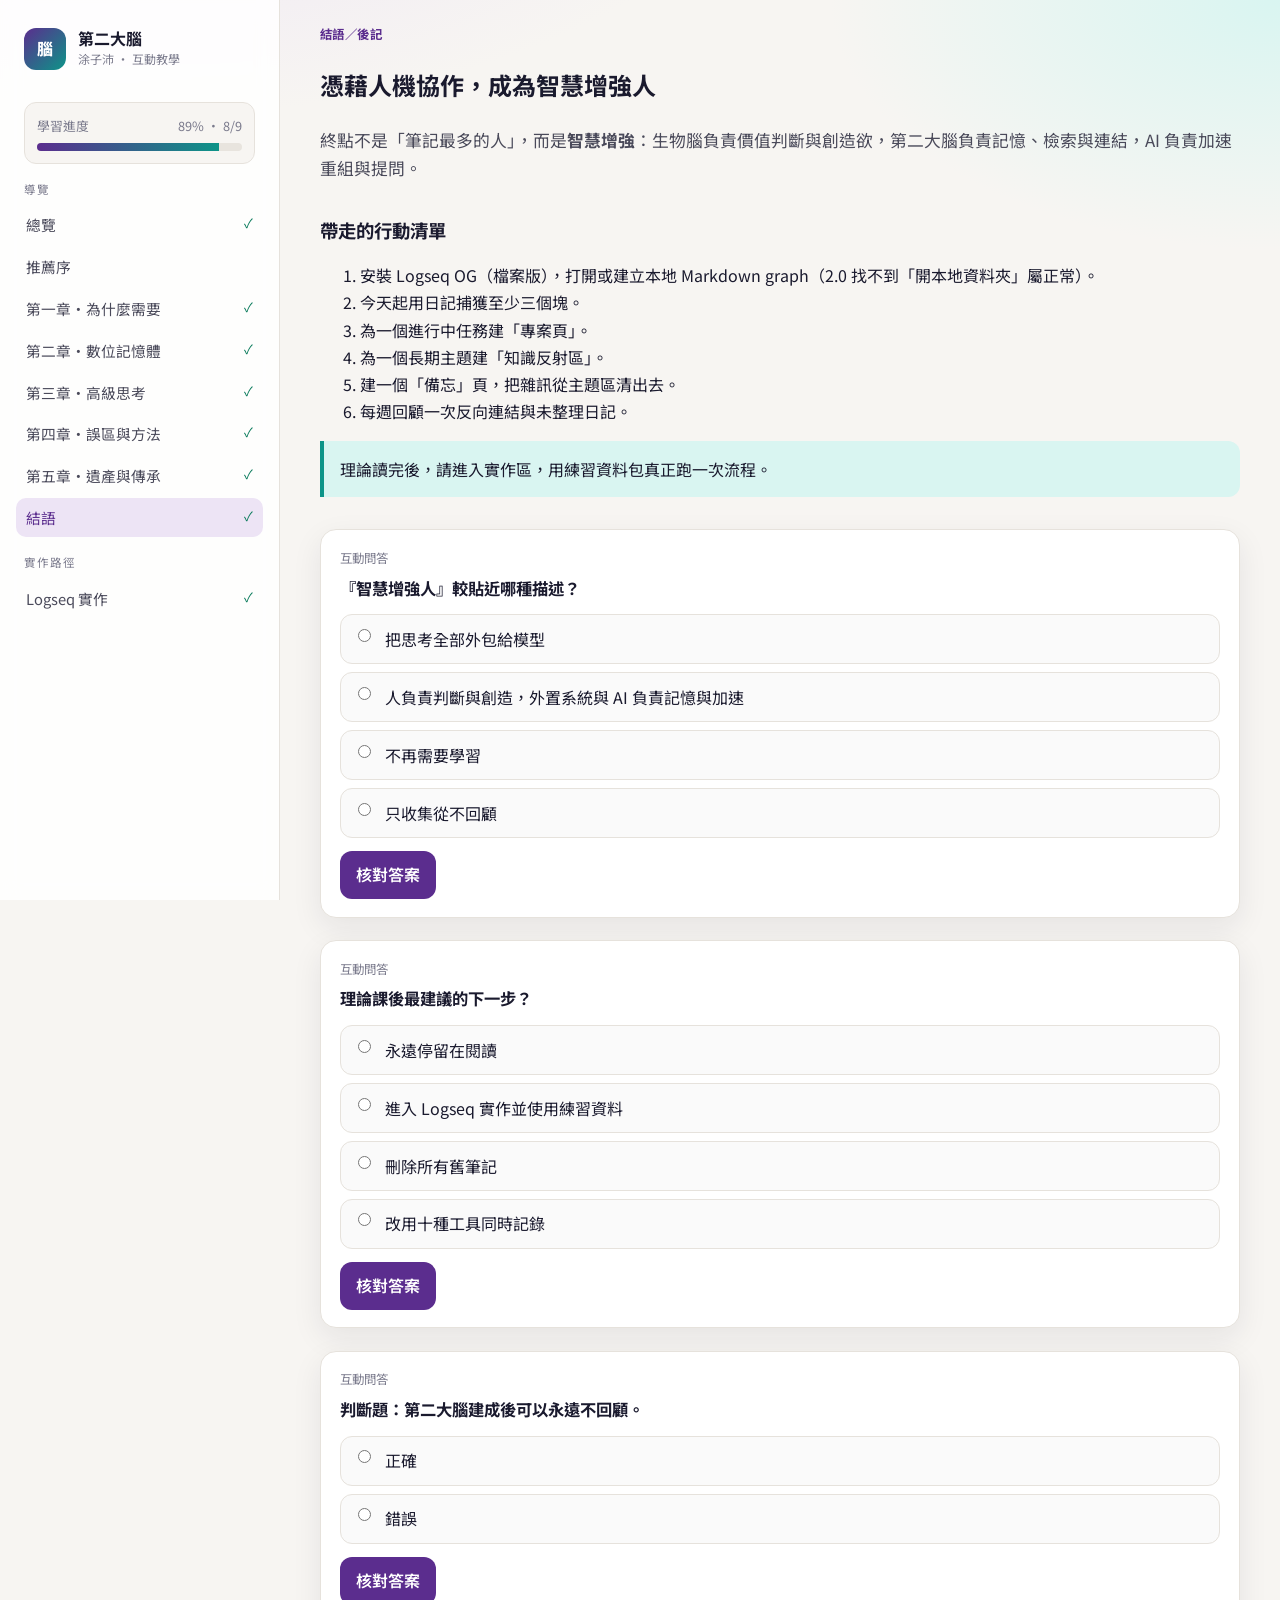
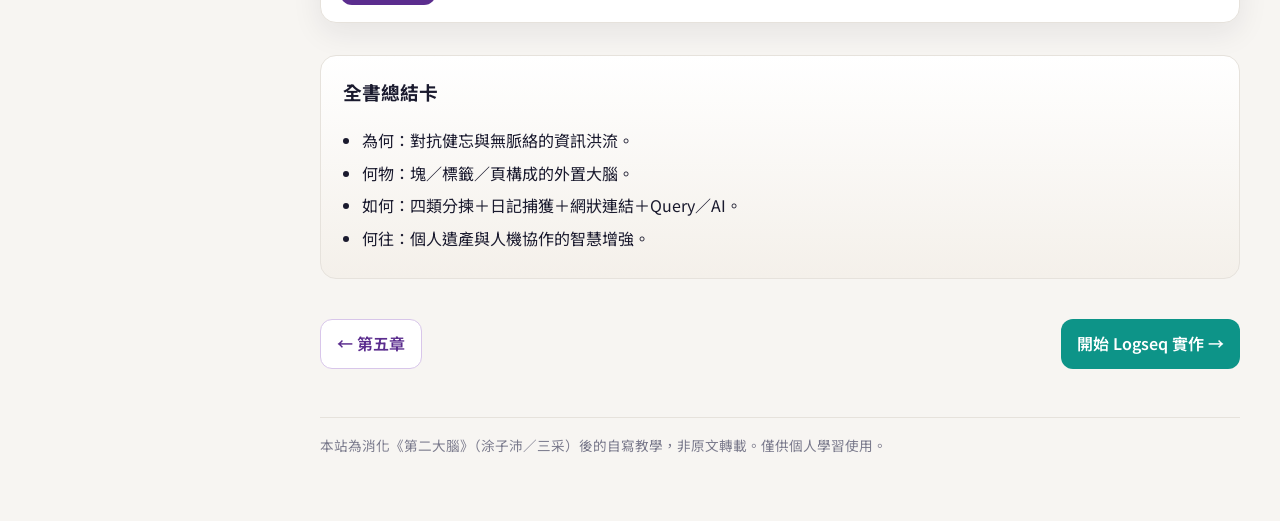
<file: chapters/epilogue.html>
<!DOCTYPE html>
<html lang="zh-Hant-MO">
<head>
<meta charset="utf-8"/>
<meta name="viewport" content="width=device-width, initial-scale=1"/>
<title>結語 · 第二大腦互動教學</title>
<link rel="preconnect" href="https://fonts.googleapis.com"/>
<link rel="stylesheet" href="https://fonts.googleapis.com/css2?family=Noto+Sans+TC:wght@400;500;700;900&family=JetBrains+Mono:wght@400;600&display=swap"/>
<link rel="stylesheet" href="../css/styles.css"/>
</head>
<body data-page="epilogue">
<div class="overlay"></div>
<div class="topbar">
  <button class="menu-btn" data-menu type="button">☰ 目錄</button>
  <strong>第二大腦互動教學</strong>
</div>
<div class="layout">
<aside class="sidebar">
  <div class="brand">
    <div class="brand-mark">腦</div>
    <div>
      <h1>第二大腦</h1>
      <p>涂子沛 · 互動教學</p>
    </div>
  </div>
  <div class="progress-wrap">
    <div class="progress-label"><span>學習進度</span><span data-progress-text>0%</span></div>
    <div class="progress-bar"><span data-progress-fill></span></div>
  </div>
  <nav class="nav">
<div class="nav-section">導覽</div>
<a href="../index.html" data-page="index">總覽</a>
<a href="preface.html" data-page="preface">推薦序</a>
<a href="ch01.html" data-page="ch01">第一章・為什麼需要</a>
<a href="ch02.html" data-page="ch02">第二章・數位記憶體</a>
<a href="ch03.html" data-page="ch03">第三章・高級思考</a>
<a href="ch04.html" data-page="ch04">第四章・誤區與方法</a>
<a href="ch05.html" data-page="ch05">第五章・遺產與傳承</a>
<a href="epilogue.html" data-page="epilogue">結語</a>
<div class="nav-section">實作路徑</div>
<a href="../practice/index.html" data-page="practice">Logseq 實作</a>
  </nav>
</aside>
<main class="main">
<div class="container">

<div class="kicker">結語／後記</div>
<h2>憑藉人機協作，成為智慧增強人</h2>
<p class="lead">終點不是「筆記最多的人」，而是<strong>智慧增強</strong>：生物腦負責價值判斷與創造欲，第二大腦負責記憶、檢索與連結，AI 負責加速重組與提問。</p>
<section class="section">
  <h3>帶走的行動清單</h3>
  <ol>
    <li>安裝 Logseq OG（檔案版），打開或建立本地 Markdown graph（2.0 找不到「開本地資料夾」屬正常）。</li>
    <li>今天起用日記捕獲至少三個塊。</li>
    <li>為一個進行中任務建「專案頁」。</li>
    <li>為一個長期主題建「知識反射區」。</li>
    <li>建一個「備忘」頁，把雜訊從主題區清出去。</li>
    <li>每週回顧一次反向連結與未整理日記。</li>
  </ol>
  <div class="callout teal">理論讀完後，請進入實作區，用練習資料包真正跑一次流程。</div>
</section>

<div class="quiz" data-quiz="q_ep_1" data-answer="b" data-ok="對。增強不是取代。" data-bad="人機協作的主詞仍是人。">
  <div class="q-meta">互動問答</div>
  <h4>『智慧增強人』較貼近哪種描述？</h4>
  <div class="options"><label><input type="radio" name="q_ep_1" value="a"/> <span>把思考全部外包給模型</span></label>
<label><input type="radio" name="q_ep_1" value="b"/> <span>人負責判斷與創造，外置系統與 AI 負責記憶與加速</span></label>
<label><input type="radio" name="q_ep_1" value="c"/> <span>不再需要學習</span></label>
<label><input type="radio" name="q_ep_1" value="d"/> <span>只收集從不回顧</span></label></div>
  <p style="margin:.8rem 0 0"><button class="btn" type="button" data-check>核對答案</button></p>
  <div class="feedback"></div>
</div>


<div class="quiz" data-quiz="q_ep_2" data-answer="b" data-ok="正確。技能靠肌肉記憶。" data-bad="實作區為你準備了逐步示範。">
  <div class="q-meta">互動問答</div>
  <h4>理論課後最建議的下一步？</h4>
  <div class="options"><label><input type="radio" name="q_ep_2" value="a"/> <span>永遠停留在閱讀</span></label>
<label><input type="radio" name="q_ep_2" value="b"/> <span>進入 Logseq 實作並使用練習資料</span></label>
<label><input type="radio" name="q_ep_2" value="c"/> <span>刪除所有舊筆記</span></label>
<label><input type="radio" name="q_ep_2" value="d"/> <span>改用十種工具同時記錄</span></label></div>
  <p style="margin:.8rem 0 0"><button class="btn" type="button" data-check>核對答案</button></p>
  <div class="feedback"></div>
</div>


<div class="quiz" data-quiz="q_ep_3" data-answer="b" data-ok="錯誤。回顧與連結才是產生洞察的關鍵循環。" data-bad="系統要『被使用』才算活著。">
  <div class="q-meta">互動問答</div>
  <h4>判斷題：第二大腦建成後可以永遠不回顧。</h4>
  <div class="options"><label><input type="radio" name="q_ep_3" value="a"/> <span>正確</span></label>
<label><input type="radio" name="q_ep_3" value="b"/> <span>錯誤</span></label></div>
  <p style="margin:.8rem 0 0"><button class="btn" type="button" data-check>核對答案</button></p>
  <div class="feedback"></div>
</div>

<div class="summary"><h3>全書總結卡</h3><ul>
<li>為何：對抗健忘與無脈絡的資訊洪流。</li>
<li>何物：塊／標籤／頁構成的外置大腦。</li>
<li>如何：四類分揀＋日記捕獲＋網狀連結＋Query／AI。</li>
<li>何往：個人遺產與人機協作的智慧增強。</li>
</ul></div>
<p class="pager"><a class="btn ghost" href="ch05.html">← 第五章</a><a class="btn teal" href="../practice/index.html">開始 Logseq 實作 →</a></p>

<div class="footer-note">本站為消化《第二大腦》（涂子沛／三采）後的自寫教學，非原文轉載。僅供個人學習使用。</div>
</div>
</main>
</div>
<script src="../js/app.js"></script>
<script src="../js/quiz.js"></script>
</body>
</html>
</file>
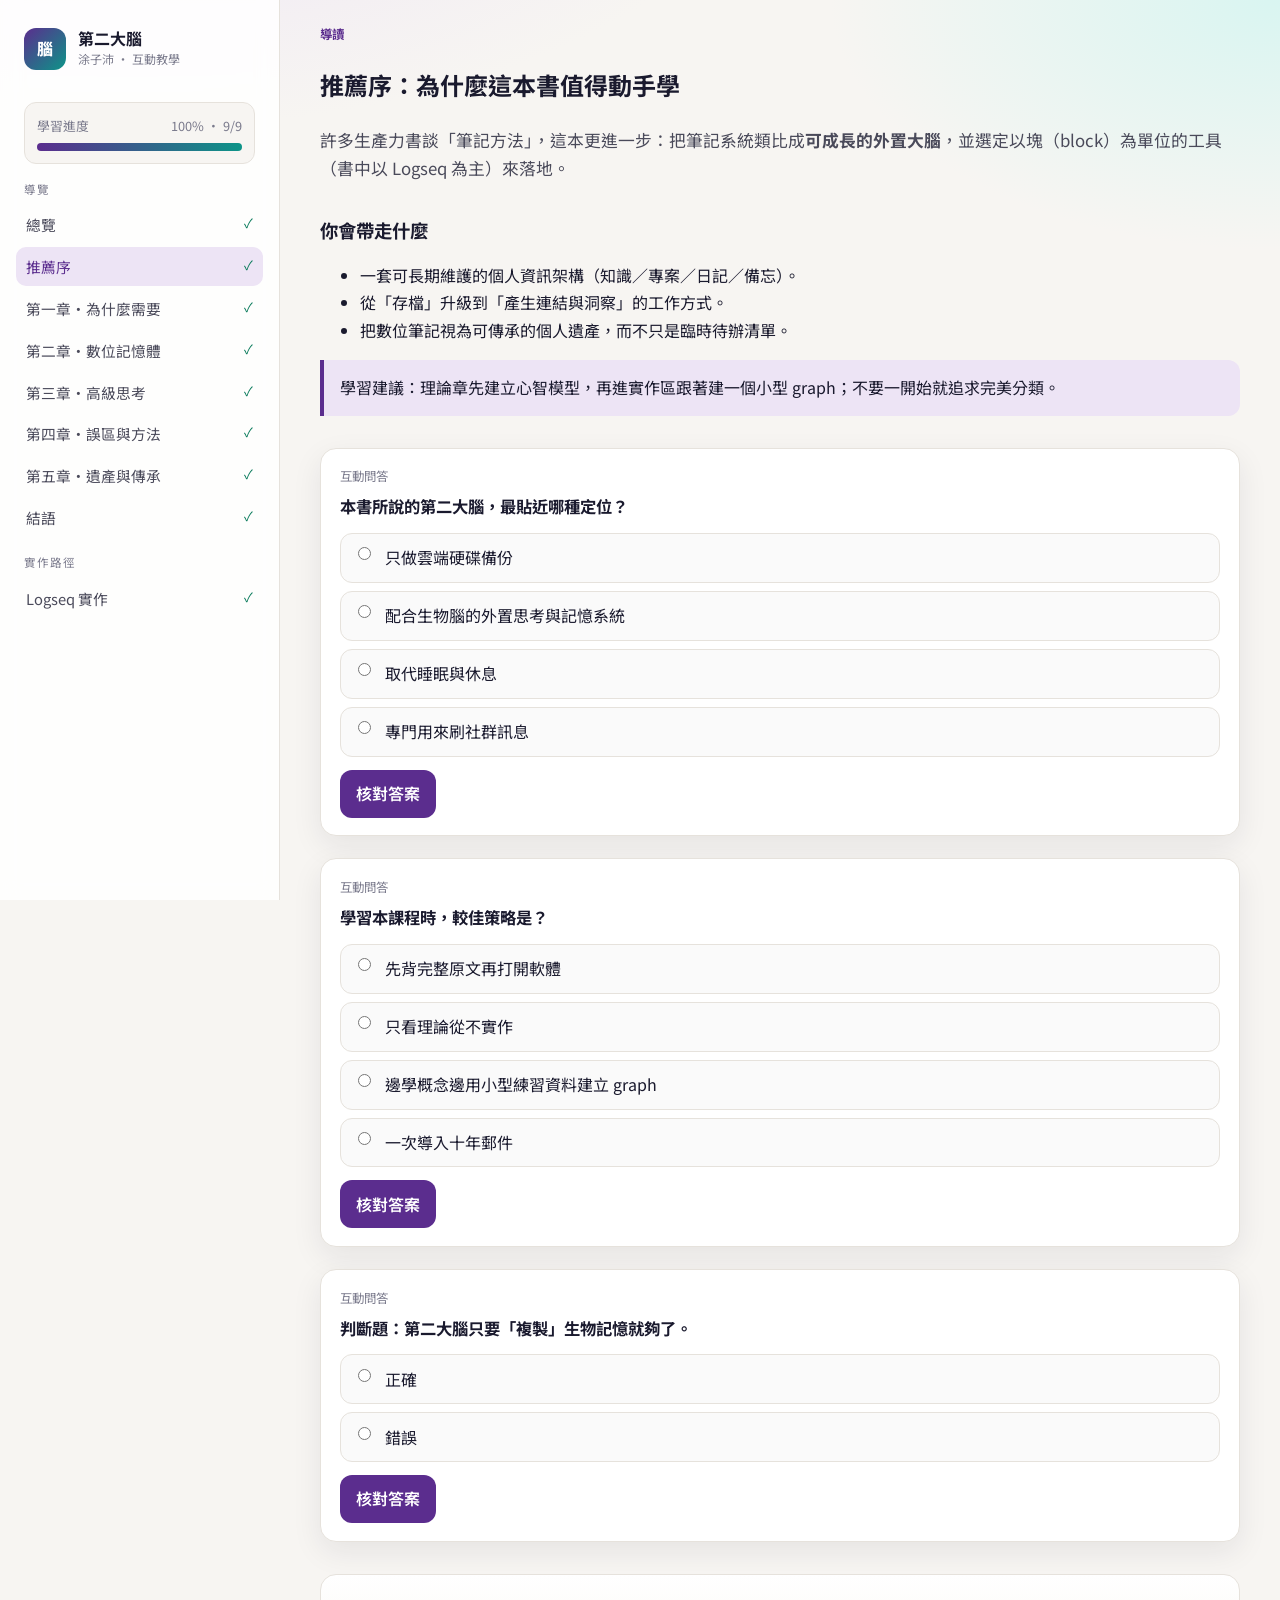
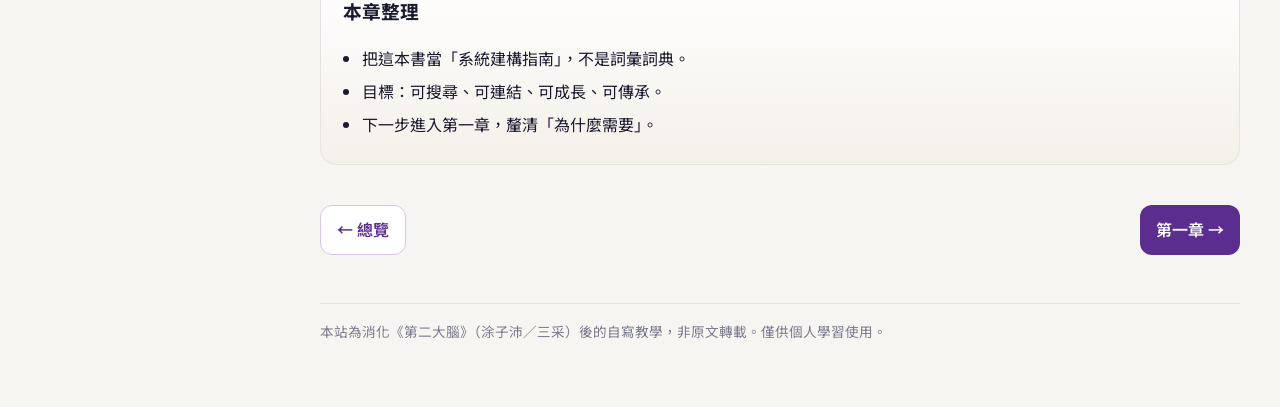
<file: chapters/preface.html>
<!DOCTYPE html>
<html lang="zh-Hant-MO">
<head>
<meta charset="utf-8"/>
<meta name="viewport" content="width=device-width, initial-scale=1"/>
<title>推薦序 · 第二大腦互動教學</title>
<link rel="preconnect" href="https://fonts.googleapis.com"/>
<link rel="stylesheet" href="https://fonts.googleapis.com/css2?family=Noto+Sans+TC:wght@400;500;700;900&family=JetBrains+Mono:wght@400;600&display=swap"/>
<link rel="stylesheet" href="../css/styles.css"/>
</head>
<body data-page="preface">
<div class="overlay"></div>
<div class="topbar">
  <button class="menu-btn" data-menu type="button">☰ 目錄</button>
  <strong>第二大腦互動教學</strong>
</div>
<div class="layout">
<aside class="sidebar">
  <div class="brand">
    <div class="brand-mark">腦</div>
    <div>
      <h1>第二大腦</h1>
      <p>涂子沛 · 互動教學</p>
    </div>
  </div>
  <div class="progress-wrap">
    <div class="progress-label"><span>學習進度</span><span data-progress-text>0%</span></div>
    <div class="progress-bar"><span data-progress-fill></span></div>
  </div>
  <nav class="nav">
<div class="nav-section">導覽</div>
<a href="../index.html" data-page="index">總覽</a>
<a href="preface.html" data-page="preface">推薦序</a>
<a href="ch01.html" data-page="ch01">第一章・為什麼需要</a>
<a href="ch02.html" data-page="ch02">第二章・數位記憶體</a>
<a href="ch03.html" data-page="ch03">第三章・高級思考</a>
<a href="ch04.html" data-page="ch04">第四章・誤區與方法</a>
<a href="ch05.html" data-page="ch05">第五章・遺產與傳承</a>
<a href="epilogue.html" data-page="epilogue">結語</a>
<div class="nav-section">實作路徑</div>
<a href="../practice/index.html" data-page="practice">Logseq 實作</a>
  </nav>
</aside>
<main class="main">
<div class="container">

<div class="kicker">導讀</div>
<h2>推薦序：為什麼這本書值得動手學</h2>
<p class="lead">許多生產力書談「筆記方法」，這本更進一步：把筆記系統類比成<strong>可成長的外置大腦</strong>，並選定以塊（block）為單位的工具（書中以 Logseq 為主）來落地。</p>
<section class="section">
  <h3>你會帶走什麼</h3>
  <ul>
    <li>一套可長期維護的個人資訊架構（知識／專案／日記／備忘）。</li>
    <li>從「存檔」升級到「產生連結與洞察」的工作方式。</li>
    <li>把數位筆記視為可傳承的個人遺產，而不只是臨時待辦清單。</li>
  </ul>
  <div class="callout">學習建議：理論章先建立心智模型，再進實作區跟著建一個小型 graph；不要一開始就追求完美分類。</div>
</section>

<div class="quiz" data-quiz="q_pre_1" data-answer="b" data-ok="對——它是配合、強化，而不是取代生物大腦。" data-bad="再想想：重點是「配合」與思考，而非單純備份。">
  <div class="q-meta">互動問答</div>
  <h4>本書所說的第二大腦，最貼近哪種定位？</h4>
  <div class="options"><label><input type="radio" name="q_pre_1" value="a"/> <span>只做雲端硬碟備份</span></label>
<label><input type="radio" name="q_pre_1" value="b"/> <span>配合生物腦的外置思考與記憶系統</span></label>
<label><input type="radio" name="q_pre_1" value="c"/> <span>取代睡眠與休息</span></label>
<label><input type="radio" name="q_pre_1" value="d"/> <span>專門用來刷社群訊息</span></label></div>
  <p style="margin:.8rem 0 0"><button class="btn" type="button" data-check>核對答案</button></p>
  <div class="feedback"></div>
</div>


<div class="quiz" data-quiz="q_pre_2" data-answer="c" data-ok="正確。小範圍練習最容易形成肌肉記憶。" data-bad="建議從小練習包開始，不要一次導入全部歷史資料。">
  <div class="q-meta">互動問答</div>
  <h4>學習本課程時，較佳策略是？</h4>
  <div class="options"><label><input type="radio" name="q_pre_2" value="a"/> <span>先背完整原文再打開軟體</span></label>
<label><input type="radio" name="q_pre_2" value="b"/> <span>只看理論從不實作</span></label>
<label><input type="radio" name="q_pre_2" value="c"/> <span>邊學概念邊用小型練習資料建立 graph</span></label>
<label><input type="radio" name="q_pre_2" value="d"/> <span>一次導入十年郵件</span></label></div>
  <p style="margin:.8rem 0 0"><button class="btn" type="button" data-check>核對答案</button></p>
  <div class="feedback"></div>
</div>


<div class="quiz" data-quiz="q_pre_3" data-answer="b" data-ok="錯誤。複製只是匹配的一部分，還要能支援連結、洞察與創造。" data-bad="書中強調：複製不是匹配的全部。">
  <div class="q-meta">互動問答</div>
  <h4>判斷題：第二大腦只要「複製」生物記憶就夠了。</h4>
  <div class="options"><label><input type="radio" name="q_pre_3" value="a"/> <span>正確</span></label>
<label><input type="radio" name="q_pre_3" value="b"/> <span>錯誤</span></label></div>
  <p style="margin:.8rem 0 0"><button class="btn" type="button" data-check>核對答案</button></p>
  <div class="feedback"></div>
</div>

<div class="summary"><h3>本章整理</h3><ul>
<li>把這本書當「系統建構指南」，不是詞彙詞典。</li>
<li>目標：可搜尋、可連結、可成長、可傳承。</li>
<li>下一步進入第一章，釐清「為什麼需要」。</li>
</ul></div>
<p class="pager"><a class="btn ghost" href="../index.html">← 總覽</a><a class="btn" href="ch01.html">第一章 →</a></p>

<div class="footer-note">本站為消化《第二大腦》（涂子沛／三采）後的自寫教學，非原文轉載。僅供個人學習使用。</div>
</div>
</main>
</div>
<script src="../js/app.js"></script>
<script src="../js/quiz.js"></script>
</body>
</html>
</file>
<file: css/styles.css>
:root {
  --bg: #f7f5f2;
  --bg-card: #ffffff;
  --ink: #1a1a2e;
  --ink-soft: #4a4a5a;
  --muted: #7a7a8c;
  --line: #e6e2dc;
  --accent: #5b2d8e;
  --accent-2: #0d9488;
  --accent-soft: #ede4f5;
  --teal-soft: #d9f5f1;
  --warn: #c2410c;
  --ok: #047857;
  --danger: #b91c1c;
  --radius: 16px;
  --shadow: 0 10px 30px rgba(26,26,46,.08);
  --font: "Noto Sans TC", "PingFang TC", "Microsoft JhengHei", system-ui, sans-serif;
  --mono: "JetBrains Mono", ui-monospace, monospace;
  --sidebar-w: 280px;
  --max: 920px;
}
* { box-sizing: border-box; }
html { scroll-behavior: smooth; }
body {
  margin: 0;
  font-family: var(--font);
  color: var(--ink);
  background:
    radial-gradient(1200px 600px at 10% -10%, #ede4f5 0%, transparent 55%),
    radial-gradient(900px 500px at 100% 0%, #d9f5f1 0%, transparent 50%),
    var(--bg);
  line-height: 1.7;
  min-height: 100vh;
}
a { color: var(--accent); text-decoration: none; }
a:hover { text-decoration: underline; }
img, svg { max-width: 100%; height: auto; }
code, .mono { font-family: var(--mono); font-size: .92em; }

.layout { display: grid; grid-template-columns: var(--sidebar-w) 1fr; min-height: 100vh; }
.sidebar {
  position: sticky; top: 0; height: 100vh; overflow-y: auto;
  background: rgba(255,255,255,.85); backdrop-filter: blur(10px);
  border-right: 1px solid var(--line); padding: 1.25rem 1rem 2rem;
}
.brand { display: flex; gap: .75rem; align-items: center; padding: .5rem .5rem 1rem; }
.brand-mark {
  width: 42px; height: 42px; border-radius: 12px;
  background: linear-gradient(135deg, var(--accent), var(--accent-2));
  display: grid; place-items: center; color: #fff; font-weight: 800;
}
.brand h1 { font-size: 1rem; margin: 0; line-height: 1.3; }
.brand p { margin: 0; font-size: .75rem; color: var(--muted); }
.nav-section { margin: 1rem 0 .35rem; font-size: .72rem; letter-spacing: .08em; color: var(--muted); text-transform: uppercase; padding: 0 .5rem; }
.nav a {
  display: block; padding: .45rem .65rem; border-radius: 10px; color: var(--ink-soft);
  font-size: .92rem; text-decoration: none; margin-bottom: .15rem;
}
.nav a:hover, .nav a.active { background: var(--accent-soft); color: var(--accent); text-decoration: none; }
.nav a .done { float: right; color: var(--ok); font-size: .8rem; }
.progress-wrap { margin: 1rem .5rem; padding: .75rem; background: var(--bg); border-radius: 12px; border: 1px solid var(--line); }
.progress-label { display: flex; justify-content: space-between; font-size: .8rem; color: var(--muted); margin-bottom: .4rem; }
.progress-bar { height: 8px; background: #e8e4de; border-radius: 99px; overflow: hidden; }
.progress-bar > span { display: block; height: 100%; width: 0%; background: linear-gradient(90deg, var(--accent), var(--accent-2)); transition: width .35s ease; }

.main { padding: 1.5rem 1.75rem 4rem; }
.container { max-width: var(--max); margin: 0 auto; }
.topbar {
  display: none; position: sticky; top: 0; z-index: 20;
  background: rgba(247,245,242,.92); backdrop-filter: blur(8px);
  border-bottom: 1px solid var(--line); padding: .75rem 1rem;
  align-items: center; justify-content: space-between;
}
.menu-btn {
  border: 1px solid var(--line); background: #fff; border-radius: 10px;
  padding: .45rem .7rem; font: inherit; cursor: pointer;
}
.hero {
  background: linear-gradient(135deg, #3b1d63 0%, #5b2d8e 45%, #0d9488 100%);
  color: #fff; border-radius: 24px; padding: 2.2rem 2rem; position: relative; overflow: hidden;
  box-shadow: var(--shadow); margin-bottom: 1.5rem;
}
.hero::after {
  content: ""; position: absolute; inset: auto -10% -40% 40%; height: 80%;
  background: radial-gradient(circle, rgba(255,255,255,.18), transparent 60%);
  pointer-events: none;
}
.hero h2 { margin: 0 0 .5rem; font-size: clamp(1.6rem, 3vw, 2.2rem); position: relative; z-index: 1; }
.hero p { margin: 0; opacity: .92; max-width: 46ch; position: relative; z-index: 1; }
.badge {
  display: inline-flex; align-items: center; gap: .35rem;
  background: rgba(255,255,255,.18); border: 1px solid rgba(255,255,255,.25);
  padding: .25rem .65rem; border-radius: 999px; font-size: .78rem; margin-bottom: .85rem;
}
.grid { display: grid; gap: 1rem; }
.grid-2 { grid-template-columns: repeat(2, 1fr); }
.grid-3 { grid-template-columns: repeat(3, 1fr); }
.card {
  background: var(--bg-card); border: 1px solid var(--line); border-radius: var(--radius);
  padding: 1.15rem 1.2rem; box-shadow: var(--shadow);
}
.card h3 { margin: 0 0 .4rem; font-size: 1.05rem; }
.card p { margin: 0; color: var(--ink-soft); font-size: .95rem; }
.card.accent { border-color: #d8c6ea; background: linear-gradient(180deg, #faf6ff, #fff); }
.card.teal { border-color: #b7e8e1; background: linear-gradient(180deg, #f2fffd, #fff); }
.kicker { font-size: .78rem; color: var(--accent); font-weight: 700; letter-spacing: .04em; margin-bottom: .35rem; }
.section { margin: 2rem 0; }
.section h2 { margin: 0 0 .75rem; font-size: 1.45rem; }
.section h3 { margin: 1.4rem 0 .5rem; font-size: 1.15rem; }
.lead { font-size: 1.05rem; color: var(--ink-soft); }
.callout {
  border-left: 4px solid var(--accent); background: var(--accent-soft);
  padding: .9rem 1rem; border-radius: 0 12px 12px 0; margin: 1rem 0;
}
.callout.teal { border-color: var(--accent-2); background: var(--teal-soft); }
.callout.warn { border-color: var(--warn); background: #fff4ed; }
.figure {
  background: #fff; border: 1px solid var(--line); border-radius: var(--radius);
  padding: 1rem; margin: 1.25rem 0; box-shadow: var(--shadow);
}
.figure figcaption { margin-top: .65rem; font-size: .85rem; color: var(--muted); text-align: center; }
.summary {
  background: linear-gradient(180deg, #fff, #f4f0ea); border: 1px solid var(--line);
  border-radius: var(--radius); padding: 1.25rem 1.35rem; margin-top: 2rem;
}
.summary h3 { margin-top: 0; }
.summary ul { margin: .4rem 0 0; padding-left: 1.2rem; }
.summary li { margin: .35rem 0; }

.quiz {
  border: 1px solid var(--line); border-radius: var(--radius); background: #fff;
  padding: 1.1rem 1.2rem; margin: 1rem 0 1.4rem; box-shadow: var(--shadow);
}
.quiz .q-meta { font-size: .78rem; color: var(--muted); margin-bottom: .35rem; }
.quiz h4 { margin: 0 0 .75rem; font-size: 1.02rem; }
.quiz .options { display: grid; gap: .5rem; }
.quiz label {
  display: flex; gap: .65rem; align-items: flex-start; padding: .65rem .75rem;
  border: 1px solid var(--line); border-radius: 12px; cursor: pointer; background: #fafafa;
}
.quiz label:hover { border-color: #cbb3e4; background: #faf6ff; }
.quiz label.correct { border-color: #6ee7b7; background: #ecfdf5; }
.quiz label.wrong { border-color: #fca5a5; background: #fef2f2; }
.quiz .feedback { display: none; margin-top: .75rem; padding: .7rem .85rem; border-radius: 10px; font-size: .92rem; }
.quiz .feedback.show { display: block; }
.quiz .feedback.ok { background: #ecfdf5; color: var(--ok); }
.quiz .feedback.bad { background: #fef2f2; color: var(--danger); }
.btn {
  display: inline-flex; align-items: center; gap: .4rem; border: none; cursor: pointer;
  background: var(--accent); color: #fff; border-radius: 12px; padding: .65rem 1rem;
  font: inherit; font-weight: 600; text-decoration: none;
}
.btn:hover { filter: brightness(1.05); text-decoration: none; color: #fff; }
.btn.ghost { background: #fff; color: var(--accent); border: 1px solid #d8c6ea; }
.btn.teal { background: var(--accent-2); }
.pager { display: flex; justify-content: space-between; gap: 1rem; margin-top: 2.5rem; flex-wrap: wrap; }
.steps { counter-reset: step; }
.step {
  position: relative; padding: 1rem 1rem 1rem 3.2rem; border: 1px solid var(--line);
  border-radius: var(--radius); background: #fff; margin: 1rem 0; box-shadow: var(--shadow);
}
.step::before {
  counter-increment: step; content: counter(step);
  position: absolute; left: .9rem; top: 1rem; width: 1.8rem; height: 1.8rem;
  border-radius: 999px; background: var(--accent); color: #fff;
  display: grid; place-items: center; font-weight: 700; font-size: .9rem;
}
.step h4 { margin: 0 0 .4rem; }
.mock-ui {
  border: 1px solid #d4d0ca; border-radius: 12px; overflow: hidden; margin: .8rem 0;
  background: #1e1e2e; color: #e8e6ef; font-family: var(--mono); font-size: .82rem;
}
.mock-ui .bar { background: #2a2a3d; padding: .45rem .7rem; display: flex; gap: .35rem; align-items: center; }
.mock-ui .dot { width: 8px; height: 8px; border-radius: 50%; background: #ff5f56; }
.mock-ui .dot:nth-child(2) { background: #ffbd2e; }
.mock-ui .dot:nth-child(3) { background: #27c93f; }
.mock-ui .body { padding: .8rem .9rem; white-space: pre-wrap; line-height: 1.55; }
.mock-ui .hl { color: #7dd3fc; }
.mock-ui .tag { color: #c4b5fd; }
.mock-ui .page { color: #6ee7b7; }
.chip-row { display: flex; flex-wrap: wrap; gap: .4rem; margin: .6rem 0; }
.chip {
  background: var(--accent-soft); color: var(--accent); border-radius: 999px;
  padding: .2rem .65rem; font-size: .8rem; font-weight: 600;
}
.footer-note { margin-top: 3rem; padding-top: 1rem; border-top: 1px solid var(--line); color: var(--muted); font-size: .85rem; }
.overlay {
  display: none; position: fixed; inset: 0; background: rgba(0,0,0,.35); z-index: 30;
}
.overlay.show { display: block; }
@media (max-width: 920px) {
  .layout { grid-template-columns: 1fr; }
  .sidebar {
    position: fixed; left: 0; top: 0; transform: translateX(-105%);
    transition: transform .25s ease; z-index: 40; width: min(86vw, 320px);
  }
  .sidebar.open { transform: translateX(0); }
  .topbar { display: flex; }
  .grid-2, .grid-3 { grid-template-columns: 1fr; }
  .main { padding: 1rem 1rem 3rem; }
}


table.simple { width:100%; border-collapse: collapse; background:#fff; border-radius:12px; overflow:hidden; box-shadow: var(--shadow); margin:1rem 0; }
table.simple th, table.simple td { padding:.7rem .85rem; border-bottom:1px solid var(--line); text-align:left; font-size:.92rem; }
table.simple th { background: var(--accent-soft); color: var(--accent); font-weight:700; }
table.simple tr:last-child td { border-bottom:none; }
.mock-ui { position:relative; overflow:hidden; }
.mock-ui .body { animation: typeglow 2.8s ease-in-out infinite alternate; }
@keyframes typeglow { from { opacity:.88; } to { opacity:1; } }
.steps .step { position:relative; padding-left:1rem; border-left:3px solid var(--accent-soft); margin:1rem 0; transition: border-color .25s; }
.steps .step:hover { border-left-color: var(--accent); }
.tag { display:inline-block; background:var(--teal-soft); color:var(--accent-2); border-radius:999px; padding:.05rem .45rem; font-size:.8rem; }


/* Practice step reveal animation */
.steps .step {
  animation: stepIn .45s ease both;
}
.steps .step:nth-child(1) { animation-delay: .02s; }
.steps .step:nth-child(2) { animation-delay: .05s; }
.steps .step:nth-child(3) { animation-delay: .08s; }
.steps .step:nth-child(4) { animation-delay: .11s; }
.steps .step:nth-child(5) { animation-delay: .14s; }
.steps .step:nth-child(6) { animation-delay: .17s; }
.steps .step:nth-child(7) { animation-delay: .20s; }
.steps .step:nth-child(8) { animation-delay: .23s; }
.steps .step:nth-child(9) { animation-delay: .26s; }
.steps .step:nth-child(10) { animation-delay: .29s; }
@keyframes stepIn {
  from { opacity: 0; transform: translateY(8px); }
  to { opacity: 1; transform: none; }
}
.mock-ui .body .cursor-blink::after {
  content: "▋";
  animation: blink 1s step-end infinite;
  color: #7dd3fc;
  margin-left: 2px;
}
@keyframes blink { 50% { opacity: 0; } }
.mark-done {
  margin-top: .6rem;
}

/* Screenshot placeholders — replace with real captures later */
.shot-slot {
  margin: .75rem 0 1rem;
  padding: 1.1rem 1rem;
  border: 1.5px dashed #c4b5fd;
  border-radius: 12px;
  background: linear-gradient(180deg, #faf6ff, #fff);
  color: #5b2d8e;
  font-size: .9rem;
  text-align: center;
  min-height: 4.5rem;
  display: flex;
  align-items: center;
  justify-content: center;
  flex-direction: column;
  gap: .35rem;
}
.shot-slot strong { font-weight: 700; }
.shot-slot span { color: #6b7280; font-size: .82rem; }
</file>
